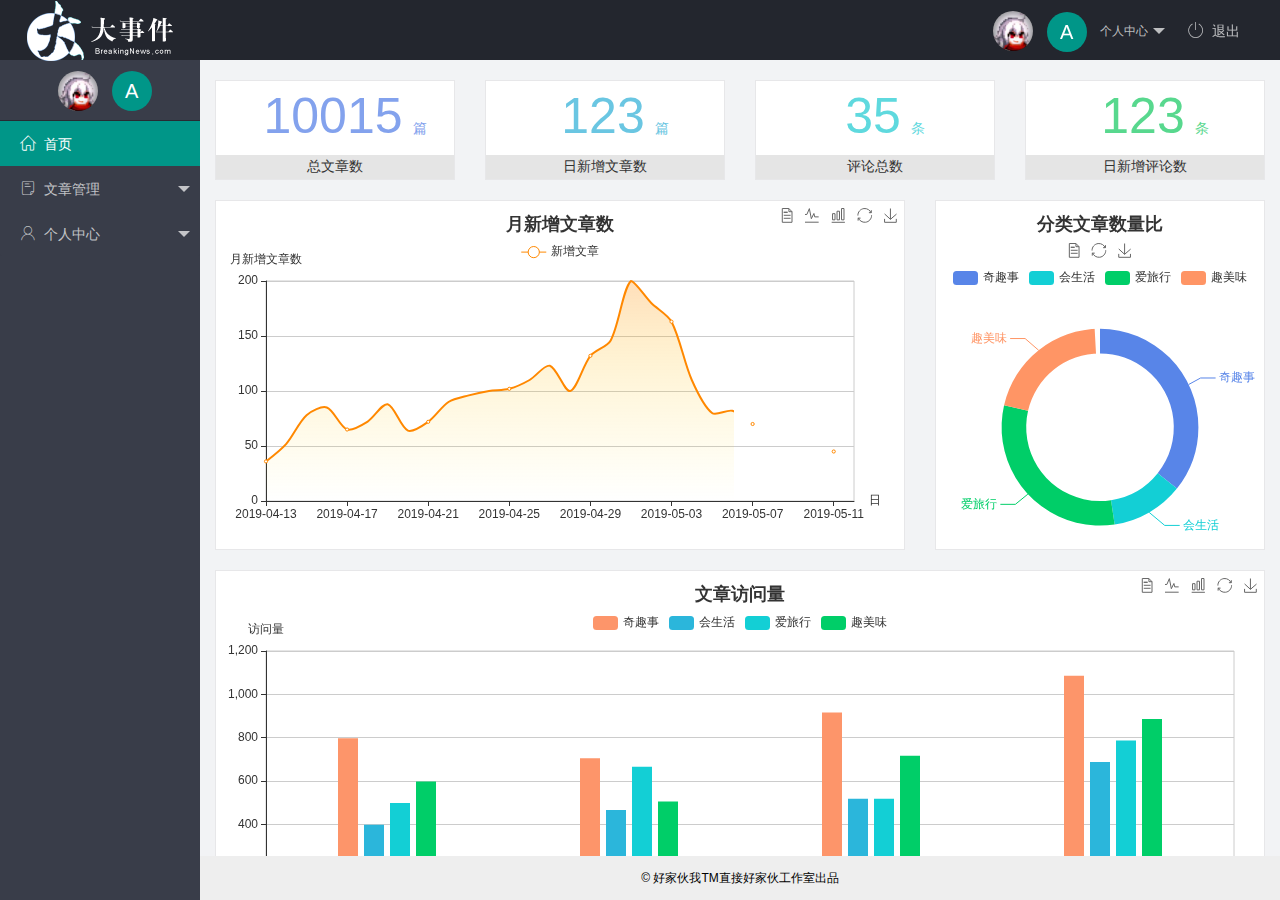
<file: index.html>
<!DOCTYPE html>
<html lang="en">

<head>
    <meta charset="UTF-8" />
    <meta name="viewport" content="width=device-width, initial-scale=1.0" />
    <title>后台主页</title>
    <!-- 导入 layui 的样式表 -->
    <link rel="stylesheet" href="/assets/lib/layui/css/layui.css" />
    <!-- 导入第三方图标库 -->
    <link rel="stylesheet" href="/assets/fonts/iconfont.css" />
    <!-- 导入自己的样式表 -->
    <link rel="stylesheet" href="/assets/css/index.css" />
</head>

<body>
    <div class="layui-layout layui-layout-admin">
        <div class="layui-header">
            <div class="layui-logo layui-hide-xs">
                <img src="/assets/images/logo.png" alt="">
            </div>
            <!-- 头部区域（可配合layui 已有的水平导航） -->
            <ul class="layui-nav layui-layout-left">
                <!-- 移动端显示 -->
                <li class="layui-nav-item layui-show-xs-inline-block layui-hide-sm" lay-header-event="menuLeft">
                    <i class="layui-icon layui-icon-spread-left"></i>
                </li>
            </ul>
            <ul class="layui-nav layui-layout-right">
                <li class="layui-nav-item layui-hide layui-show-md-inline-block">
                    <a href="javascript:;" class="userinfo">
                        <img src="/assets/images/tb.1.31894122.jfif" class="layui-nav-img">
                        <span class="text-avatar">A</span>
                        个人中心
                    </a>
                    <dl class="layui-nav-child">
                        <dd><a href="/user/user_info.html" target="fm">基本资料</a></dd>
                        <dd><a href="">更换头像</a></dd>
                        <dd><a href="">重置密码</a></dd>
                    </dl>
                </li>
                <li class="layui-nav-item" lay-header-event="menuRight" lay-unselect>
                    <a href="javascript:;" id="btnLogout">
                        <span class="iconfont icon-tuichu"></span>退出
                    </a>
                </li>
            </ul>
        </div>

        <div class="layui-side layui-bg-black">
            <div class="layui-side-scroll">
                <div class="userinfo">
                    <img src="/assets/images/tb.1.31894122.jfif" class="layui-nav-img">
                    <span class="text-avatar">A</span>
                    <span id="welcome"></span>
                </div>
                <!-- 左侧导航区域（可配合layui已有的垂直导航） -->
                <ul class="layui-nav layui-nav-tree" lay-filter="test" lay-shrink="all">
                    <li class="layui-nav-item layui-this">
                        <a href="/home/dashboard.html" target="fm">
                            <span class="iconfont icon-home"></span>首页
                        </a>
                    </li>
                    <li class="layui-nav-item">
                        <a class="" href="javascript:;"><span class="iconfont icon-16"></span>文章管理</a>
                        <dl class="layui-nav-child">
                            <dd><a href="javascript:;">
                                    <i class="layui-icon layui-icon-app"></i> 文章类别</a></dd>
                            <dd><a href="javascript:;">
                                    <i class="layui-icon layui-icon-app"></i> 文章列表</a></dd>
                            <dd><a href="javascript:;">
                                    <i class="layui-icon layui-icon-app"></i> 发表文章</a></dd>
                        </dl>
                    </li>
                    <li class="layui-nav-item">
                        <a href="javascript:;"><span class="iconfont icon-user"></span>个人中心</a>
                        <dl class="layui-nav-child">
                            <dd><a href="/user/user_info.html" target="fm">
                                    <i class="layui-icon layui-icon-app"></i> 基本资料</a></dd>
                            <dd><a href="javascript:;">
                                    <i class="layui-icon layui-icon-app"></i> 更换头像</a></dd>
                            <dd><a href="javascript:;">
                                    <i class="layui-icon layui-icon-app"></i> 重置密码</a></dd>
                        </dl>
                    </li>
                </ul>
            </div>
        </div>

        <div class="layui-body">
            <!-- 内容主体区域 -->
            <iframe name="fm" src="/home/dashboard.html" frameborder="0"></iframe>
        </div>

        <div class="layui-footer">
            <!-- 底部固定区域 -->
            © 好家伙我TM直接好家伙工作室出品
        </div>
    </div>
    <!-- 导入 layui 的JS文件 -->
    <script src="/assets/lib/layui/layui.all.js"></script>
    <!-- 导入 jQuery -->
    <script src="/assets/lib/jquery.js"></script>
    <!-- 导入自己封装的 baseAPI -->
    <script src="/assets/js/baseAPI.js"></script>
    <!-- 导入自己的 js 文件 -->
    <script src="/assets/js/index.js"></script>
</body>

</html>
</file>
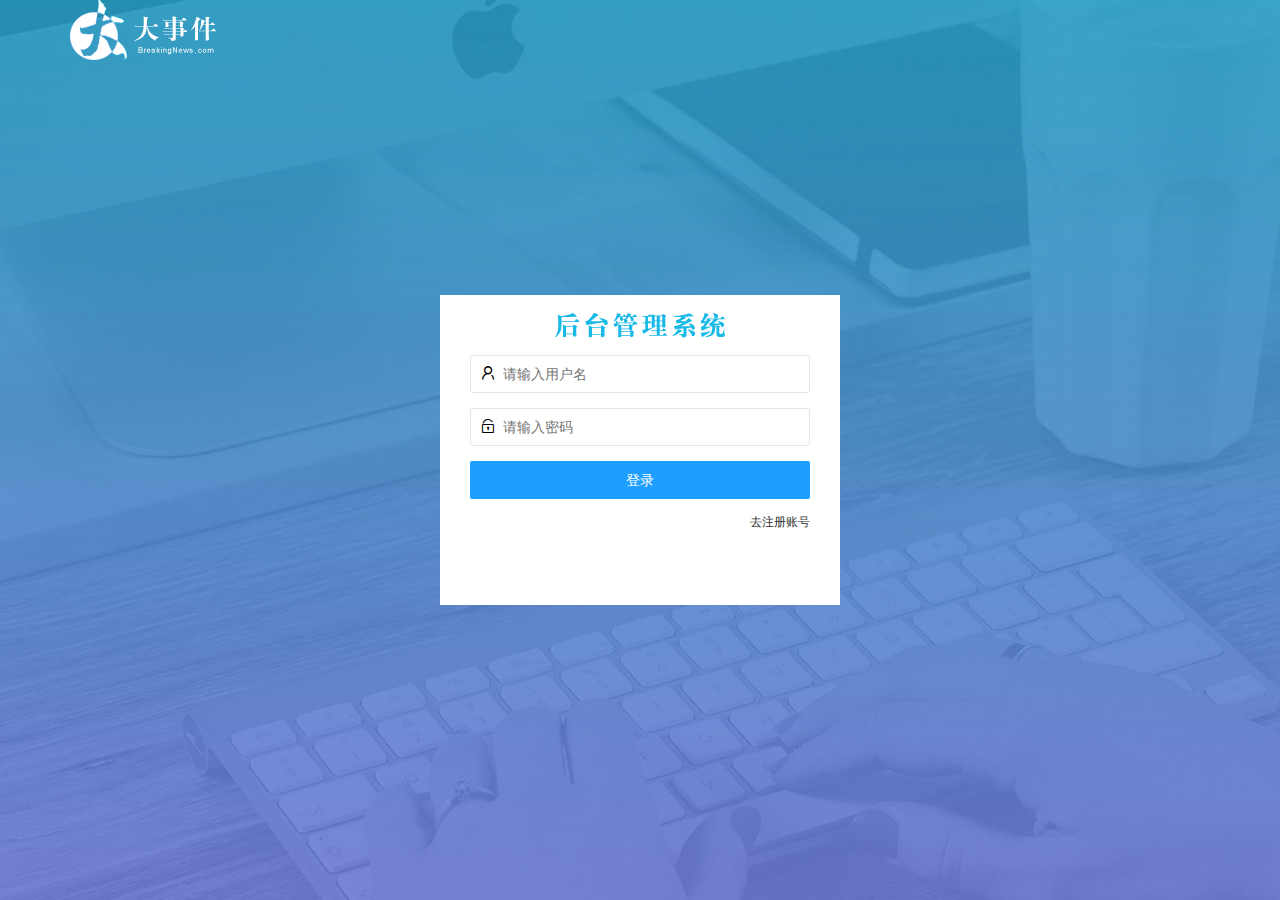
<file: login copy.html>
<!DOCTYPE html>
<html lang="en">

<head>
    <meta charset="UTF-8">
    <meta http-equiv="X-UA-Compatible" content="IE=edge">
    <meta name="viewport" content="width=device-width, initial-scale=1.0">
    <title>Document</title>
    <!-- 导入layui的样式表 -->
    <link rel="stylesheet" href="./assets/lib/layui/css/layui.css">
    <!-- 导入login的样式表 -->
    <link rel="stylesheet" href="./assets/css/login.css">
</head>

<body>
    <!-- 头部logo区域 -->
    <div class="layui-main">
        <img src="./assets/images/logo.png" alt="">
    </div>
    <!-- 登录注册区域 -->
    <div class="loginAndRegBox">
        <div class="title-box"></div>
        <!-- 登录div -->
        <div class="login-box">
            <!-- 登录表单 -->
            <form class="layui-form" action="">
                <!-- 用户名 -->
                <div class="layui-form-item">
                    <i class="layui-icon layui-icon-username"></i>
                    <input type="text" name="username" required lay-verify="required" placeholder="请输入用户名"
                        autocomplete="off" class="layui-input">
                </div>
                <!-- 密码 -->
                <div class="layui-form-item">
                    <i class="layui-icon layui-icon-password"></i>
                    <input type="password" name="password" required lay-verify="required" placeholder="请输入密码"
                        autocomplete="off" class="layui-input">
                </div>
                <!-- 按钮 -->
                <div class="layui-form-item">
                    <button class="layui-btn layui-btn-normal layui-btn-fluid" lay-submit>登录</button>
                </div>
                <!-- 注册链接 -->
                <div class="layui-form-item links">
                    <a href="javascript:;" id="link_reg">去注册账号</a>
                </div>
            </form>
        </div>
        <!-- 注册div -->
        <div class="reg-box">
            <!-- 登录表单 -->
            <form class="layui-form" action="">
                <!-- 用户名 -->
                <div class="layui-form-item">
                    <i class="layui-icon layui-icon-username"></i>
                    <input type="text" name="username" required lay-verify="required" placeholder="请输入用户名"
                        autocomplete="off" class="layui-input">
                </div>
                <!-- 密码 -->
                <div class="layui-form-item">
                    <i class="layui-icon layui-icon-password"></i>
                    <input type="password" name="password" required lay-verify="required|pwd" placeholder="请输入密码"
                        autocomplete="off" class="layui-input">
                </div>
                <!-- 密码确认框 -->
                <div class="layui-form-item">
                    <i class="layui-icon layui-icon-password"></i>
                    <input type="password" name="repassword" required lay-verify="required|pwd|repwd"
                        placeholder="再次确认密码" autocomplete="off" class="layui-input">
                </div>
                <!-- 按钮 -->
                <div class="layui-form-item">
                    <button class="layui-btn layui-btn-normal layui-btn-fluid" lay-submit>注册</button>
                </div>
                <!-- 注册链接 -->
                <div class="layui-form-item links">
                    <a href="javascript:;" id="link_login">去注册账号</a>
                </div>
            </form>

        </div>
    </div>
    <!-- 导入jQuery.js -->
    <script src="./assets/lib/jquery.js"></script>
    <!-- 导入 layui 的JS文件 -->
    <script src="/assets/lib/layui/layui.all.js"></script>
    <!-- 导入自己的js文件 -->
    <script src="./assets/js/myLogin.js"></script>
</body>

</html>
</file>
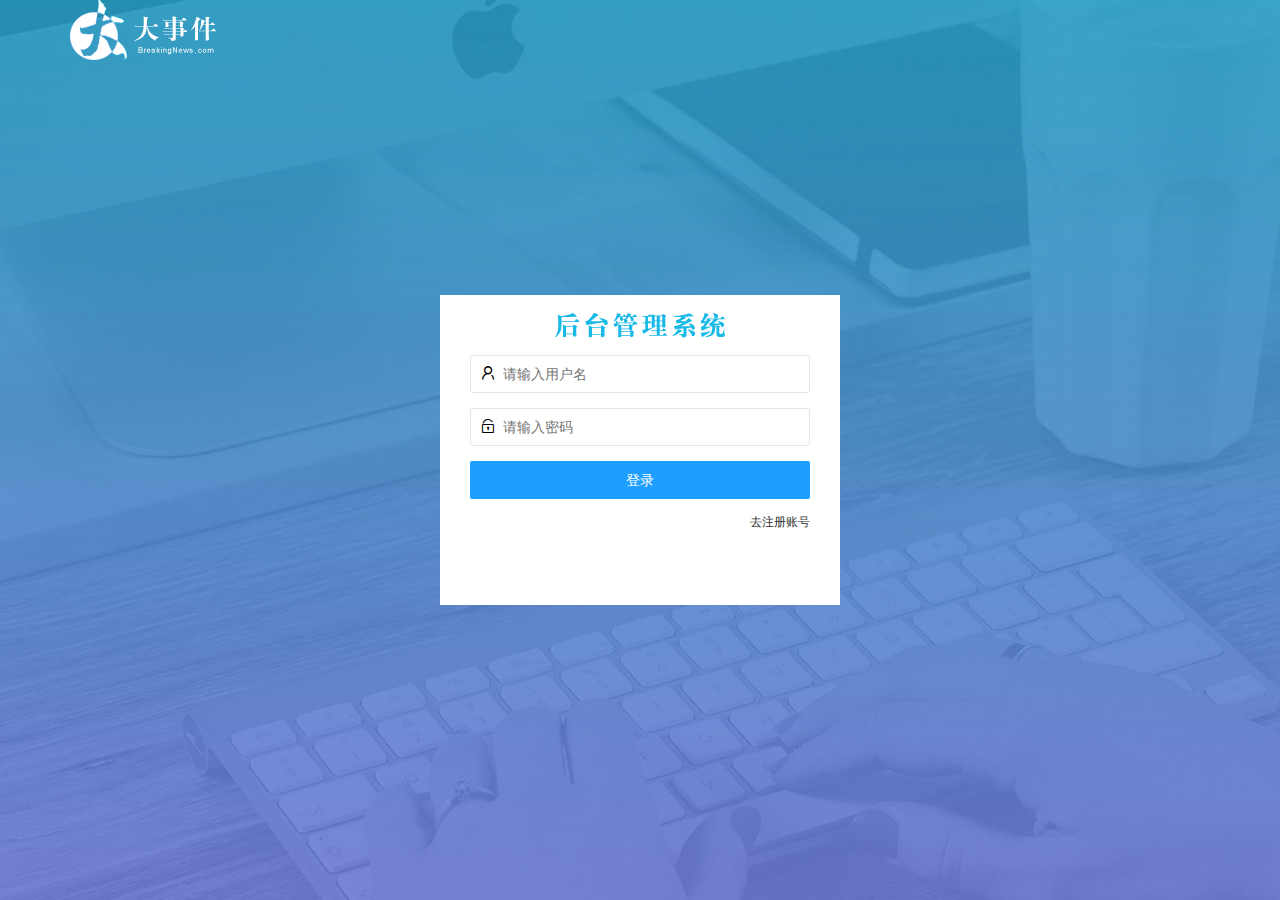
<file: login.html>
<!DOCTYPE html>
<html lang="en">

<head>
    <meta charset="UTF-8">
    <meta http-equiv="X-UA-Compatible" content="IE=edge">
    <meta name="viewport" content="width=device-width, initial-scale=1.0">
    <title>Document</title>
    <!-- layui -->
    <link rel="stylesheet" href="./assets/lib/layui/css/layui.css">
    <!-- login -->
    <link rel="stylesheet" href="./assets/css/login.css">
</head>

<body>
    <!-- 头部Logo区域 -->
    <div class="layui-main">
        <img src="./assets/images/logo.png" alt="">
    </div>
    <!-- 登录注册区域 -->
    <div class="loginAndRegBox">
        <div class="title-box"></div>
        <!-- 登录的div -->
        <div class="login-box">
            <!-- 登录的表单 -->
            <form class="layui-form" id="form_login">
                <!-- 用户名 -->
                <div class="layui-form-item">
                    <i class="layui-icon layui-icon-username"></i>
                    <input type="text" name="username" required lay-verify="required" placeholder="请输入用户名"
                        autocomplete="off" class="layui-input" />
                </div>
                <!-- 密码 -->
                <div class="layui-form-item">
                    <i class="layui-icon layui-icon-password"></i>
                    <input type="password" name="password" required lay-verify="required|pwd" placeholder="请输入密码"
                        autocomplete="off" class="layui-input" />
                </div>
                <!-- 登录按钮 -->
                <div class="layui-form-item">
                    <!-- 注意：表单提交按钮和普通按钮的区别，就是 lay-submit 属性 -->
                    <button class="layui-btn layui-btn-fluid layui-btn-normal" lay-submit>登录</button>
                </div>
                <div class="layui-form-item links">
                    <a href="javascript:;" id="link_reg">去注册账号</a>
                </div>
            </form>
        </div>
        <!-- 注册的div -->
        <div class="reg-box">
            <!-- 注册的表单 -->
            <form class="layui-form" id="form_reg">
                <!-- 用户名 -->
                <div class="layui-form-item">
                    <i class="layui-icon layui-icon-username"></i>
                    <input type="text" name="username" required lay-verify="required" placeholder="请输入用户名"
                        autocomplete="off" class="layui-input" />
                </div>
                <!-- 密码 -->
                <div class="layui-form-item">
                    <i class="layui-icon layui-icon-password"></i>
                    <input type="password" name="password" required lay-verify="required|pwd" placeholder="请输入密码"
                        autocomplete="off" class="layui-input" />
                </div>
                <!-- 密码确认框 -->
                <div class="layui-form-item">
                    <i class="layui-icon layui-icon-password"></i>
                    <input type="password" name="repassword" required lay-verify="required|pwd|repwd"
                        placeholder="再次确认密码" autocomplete="off" class="layui-input" />
                </div>
                <!-- 注册按钮 -->
                <div class="layui-form-item">
                    <!-- 注意：表单提交按钮和普通按钮的区别，就是 lay-submit 属性 -->
                    <button class="layui-btn layui-btn-fluid layui-btn-normal" lay-submit>注册</button>
                </div>
                <div class="layui-form-item links">
                    <a href="javascript:;" id="link_login">去登录</a>
                </div>
            </form>
        </div>
    </div>
    <!-- 导入jQuery.js -->
    <script src="./assets/lib/jquery.js"></script>
    <!-- 导入 layui 的JS文件 -->
    <script src="/assets/lib/layui/layui.all.js"></script>
    <!-- 导入自己的js文件 -->
    <script src="./assets/js/myLogin.js"></script>
</body>

</html>
</file>
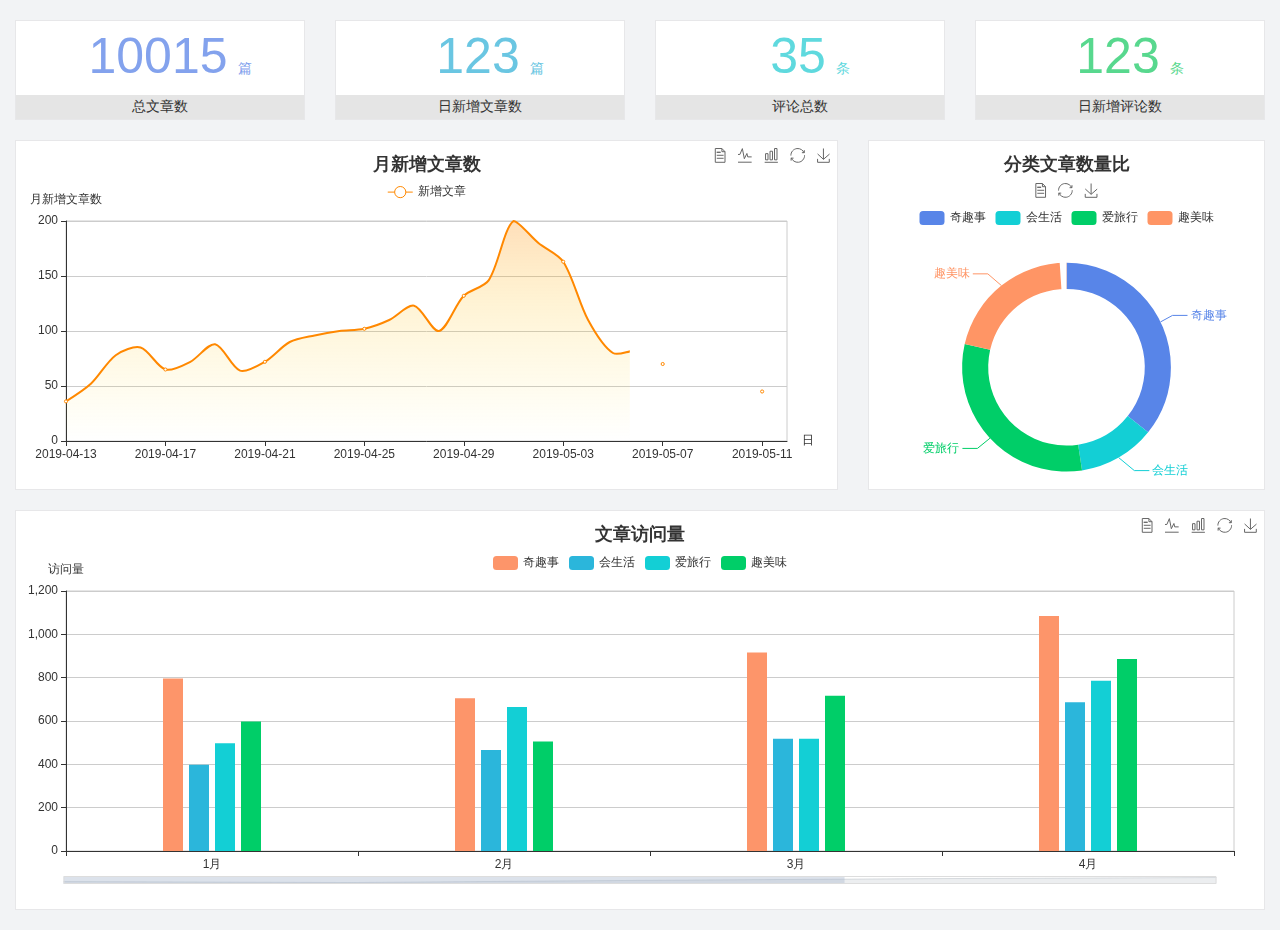
<file: home/dashboard.html>
<!DOCTYPE html>
<html lang="en">

<head>
  <meta charset="UTF-8">
  <meta name="viewport" content="width=device-width, initial-scale=1.0">
  <meta http-equiv="X-UA-Compatible" content="ie=edge">
  <title>图表统计</title>
  <link rel="stylesheet" href="../../assets/lib/bootstrap.css" />
  <link rel="stylesheet" href="../../assets/lib/main.css" />
  <script src="../../assets/lib/jquery.js"></script>
  <script type="text/javascript" src="../../assets/lib/echarts.min.js"></script>
</head>

<body>
  <div class="container-fluid">
    <div class="row spannel_list">
      <div class="col-sm-3 col-xs-6">
        <div class="spannel">
          <em>10015</em><span>篇</span>
          <b>总文章数</b>
        </div>
      </div>
      <div class="col-sm-3 col-xs-6">
        <div class="spannel scolor01">
          <em>123</em><span>篇</span>
          <b>日新增文章数</b>
        </div>
      </div>
      <div class="col-sm-3 col-xs-6">
        <div class="spannel scolor02">
          <em>35</em><span>条</span>
          <b>评论总数</b>
        </div>
      </div>
      <div class="col-sm-3 col-xs-6">
        <div class="spannel scolor03">
          <em>123</em><span>条</span>
          <b>日新增评论数</b>
        </div>
      </div>
    </div>
  </div>

  <div class="container-fluid">
    <div class="row curve-pie">
      <div class="col-lg-8 col-md-8">
        <div class="gragh_pannel" id="curve_show"></div>
      </div>
      <div class="col-lg-4 col-md-4">
        <div class="gragh_pannel" id="pie_show"></div>
      </div>
    </div>
  </div>

  <div class="container-fluid">
    <div class="column_pannel" id="column_show"></div>
  </div>

  <script>
    var oChart = echarts.init(document.getElementById('curve_show'));
    var aList_all = [
      { 'count': 36, 'date': '2019-04-13' },
      { 'count': 52, 'date': '2019-04-14' },
      { 'count': 78, 'date': '2019-04-15' },
      { 'count': 85, 'date': '2019-04-16' },
      { 'count': 65, 'date': '2019-04-17' },
      { 'count': 72, 'date': '2019-04-18' },
      { 'count': 88, 'date': '2019-04-19' },
      { 'count': 64, 'date': '2019-04-20' },
      { 'count': 72, 'date': '2019-04-21' },
      { 'count': 90, 'date': '2019-04-22' },
      { 'count': 96, 'date': '2019-04-23' },
      { 'count': 100, 'date': '2019-04-24' },
      { 'count': 102, 'date': '2019-04-25' },
      { 'count': 110, 'date': '2019-04-26' },
      { 'count': 123, 'date': '2019-04-27' },
      { 'count': 100, 'date': '2019-04-28' },
      { 'count': 132, 'date': '2019-04-29' },
      { 'count': 146, 'date': '2019-04-30' },
      { 'count': 200, 'date': '2019-05-01' },
      { 'count': 180, 'date': '2019-05-02' },
      { 'count': 163, 'date': '2019-05-03' },
      { 'count': 110, 'date': '2019-05-04' },
      { 'count': 80, 'date': '2019-05-05' },
      { 'count': 82, 'date': '2019-05-06' },
      { 'count': 70, 'date': '2019-05-07' },
      { 'count': 65, 'date': '2019-05-08' },
      { 'count': 54, 'date': '2019-05-09' },
      { 'count': 40, 'date': '2019-05-10' },
      { 'count': 45, 'date': '2019-05-11' },
      { 'count': 38, 'date': '2019-05-12' },
    ];

    let aCount = [];
    let aDate = [];

    for (var i = 0; i < aList_all.length; i++) {
      aCount.push(aList_all[i].count);
      aDate.push(aList_all[i].date);
    }

    var chartopt = {
      title: {
        text: '月新增文章数',
        left: 'center',
        top: '10'
      },
      tooltip: {
        trigger: 'axis'
      },
      legend: {
        data: ['新增文章'],
        top: '40'
      },
      toolbox: {
        show: true,
        feature: {
          mark: { show: true },
          dataView: { show: true, readOnly: false },
          magicType: { show: true, type: ['line', 'bar'] },
          restore: { show: true },
          saveAsImage: { show: true }
        }
      },
      calculable: true,
      xAxis: [
        {
          name: '日',
          type: 'category',
          boundaryGap: false,
          data: aDate
        }
      ],
      yAxis: [
        {
          name: '月新增文章数',
          type: 'value'
        }
      ],
      series: [
        {
          name: '新增文章',
          type: 'line',
          smooth: true,
          itemStyle: { normal: { areaStyle: { type: 'default' }, color: '#f80' }, lineStyle: { color: '#f80' } },
          data: aCount
        }],
      areaStyle: {
        normal: {
          color: new echarts.graphic.LinearGradient(0, 0, 0, 1, [{
            offset: 0,
            color: 'rgba(255,136,0,0.39)'
          }, {
            offset: .34,
            color: 'rgba(255,180,0,0.25)'
          }, {
            offset: 1,
            color: 'rgba(255,222,0,0.00)'
          }])

        }
      },
      grid: {
        show: true,
        x: 50,
        x2: 50,
        y: 80,
        height: 220
      }
    };

    oChart.setOption(chartopt);


    var oPie = echarts.init(document.getElementById('pie_show'));
    var oPieopt =
    {
      title: {
        top: 10,
        text: '分类文章数量比',
        x: 'center'
      },
      tooltip: {
        trigger: 'item',
        formatter: "{a} <br/>{b} : {c} ({d}%)"
      },
      color: ['#5885e8', '#13cfd5', '#00ce68', '#ff9565'],
      legend: {
        x: 'center',
        top: 65,
        data: ['奇趣事', '会生活', '爱旅行', '趣美味']
      },
      toolbox: {
        show: true,
        x: 'center',
        top: 35,
        feature: {
          mark: { show: true },
          dataView: { show: true, readOnly: false },
          magicType: {
            show: true,
            type: ['pie', 'funnel'],
            option: {
              funnel: {
                x: '25%',
                width: '50%',
                funnelAlign: 'left',
                max: 1548
              }
            }
          },
          restore: { show: true },
          saveAsImage: { show: true }
        }
      },
      calculable: true,
      series: [
        {
          name: '访问来源',
          type: 'pie',
          radius: ['45%', '60%'],
          center: ['50%', '65%'],
          data: [
            { value: 300, name: '奇趣事' },
            { value: 100, name: '会生活' },
            { value: 260, name: '爱旅行' },
            { value: 180, name: '趣美味' }
          ]
        }
      ]
    };
    oPie.setOption(oPieopt);



    var oColumn = this.echarts.init(document.getElementById('column_show'));
    var oColumnopt =
    {
      title: {
        text: '文章访问量',
        left: 'center',
        top: '10'
      },
      tooltip: {
        trigger: 'axis'
      },
      legend: {
        data: ['奇趣事', '会生活', '爱旅行', '趣美味'],
        top: '40'
      },
      toolbox: {
        show: true,
        feature: {
          mark: { show: true },
          dataView: { show: true, readOnly: false },
          magicType: { show: true, type: ['line', 'bar'] },
          restore: { show: true },
          saveAsImage: { show: true }
        }
      },
      calculable: true,
      xAxis: [
        {
          type: 'category',
          data: ['1月', '2月', '3月', '4月', '5月']
        }
      ],
      yAxis: [
        {
          name: '访问量',
          type: 'value'
        }
      ],
      series: [
        {
          name: '奇趣事',
          type: 'bar',
          barWidth: 20,
          itemStyle: {
            normal: { areaStyle: { type: 'default' }, color: '#fd956a' }
          },
          data: [800, 708, 920, 1090, 1200]
        },
        {
          name: '会生活',
          type: 'bar',
          barWidth: 20,
          itemStyle: {
            normal: { areaStyle: { type: 'default' }, color: '#2bb6db' }
          },
          data: [400, 468, 520, 690, 800]
        },
        {
          name: '爱旅行',
          type: 'bar',
          barWidth: 20,
          itemStyle: {
            normal: { areaStyle: { type: 'default' }, color: '#13cfd5' }
          },
          data: [500, 668, 520, 790, 900]
        },
        {
          name: '趣美味',
          type: 'bar',
          barWidth: 20,
          itemStyle: {
            normal: { areaStyle: { type: 'default' }, color: '#00ce68' }
          },
          data: [600, 508, 720, 890, 1000]
        }
      ],
      grid: {
        show: true,
        x: 50,
        x2: 30,
        y: 80,
        height: 260
      },
      dataZoom: [//给x轴设置滚动条
        {
          start: 0,//默认为0
          end: 100 - 1000 / 31,//默认为100
          type: 'slider',
          show: true,
          xAxisIndex: [0],
          handleSize: 0,//滑动条的 左右2个滑动条的大小
          height: 8,//组件高度
          left: 45, //左边的距离
          right: 50,//右边的距离
          bottom: 26,//右边的距离
          handleColor: '#ddd',//h滑动图标的颜色
          handleStyle: {
            borderColor: "#cacaca",
            borderWidth: "1",
            shadowBlur: 2,
            background: "#ddd",
            shadowColor: "#ddd",
          }
        }]
    };
    oColumn.setOption(oColumnopt);
  </script>
</body>

</html>
</file>
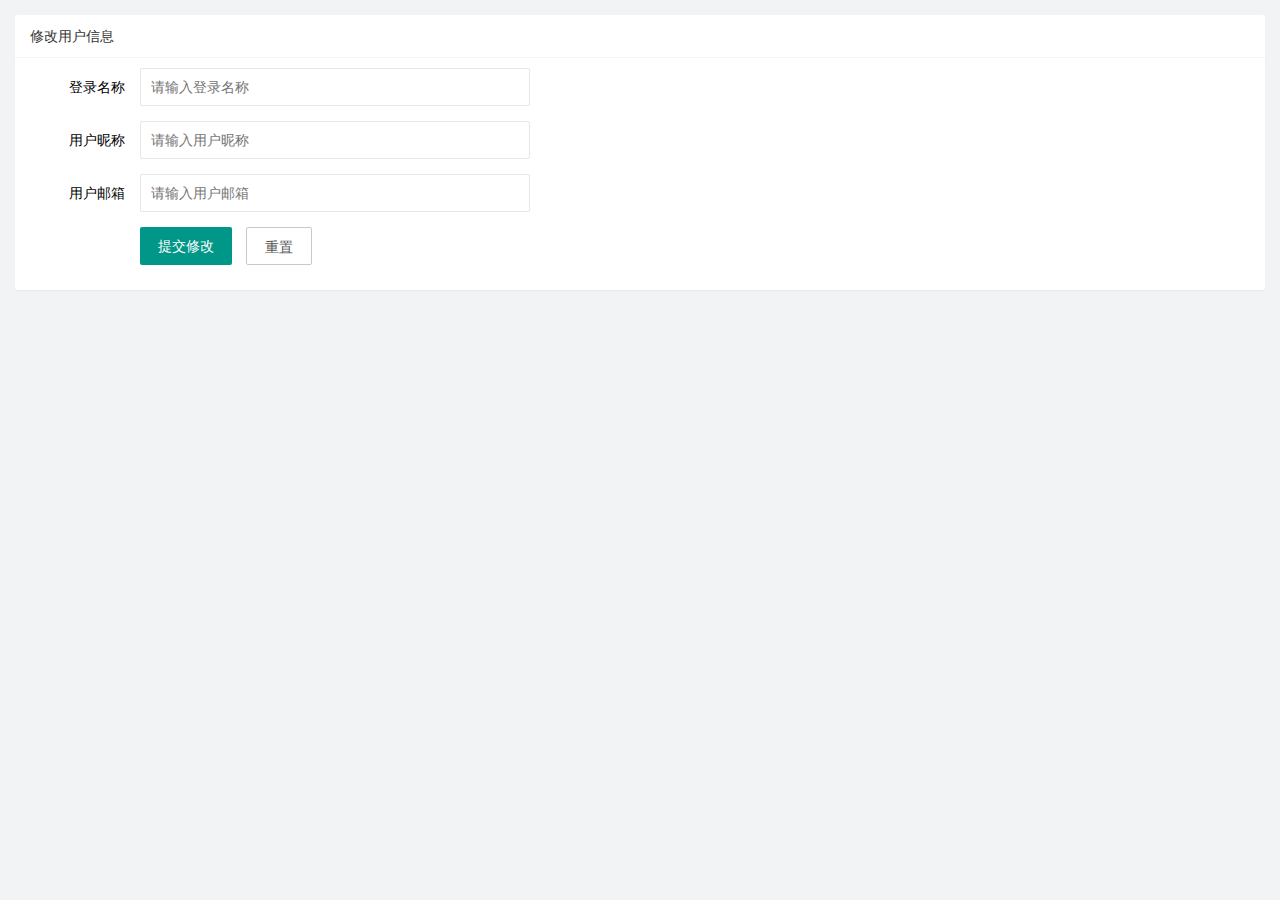
<file: user/user_info.html>
<!DOCTYPE html>
<html lang="en">

<head>
    <meta charset="UTF-8">
    <meta http-equiv="X-UA-Compatible" content="IE=edge">
    <meta name="viewport" content="width=device-width, initial-scale=1.0">
    <title>Document</title>
    <!-- 引入layui的CSS -->
    <link rel="stylesheet" href="/assets/lib/layui/css/layui.css">
    <!-- 引入自己的CSS -->
    <link rel="stylesheet" href="/assets/css/user/user_info.css">
</head>

<body>
    <div class="layui-card">
        <div class="layui-card-header">修改用户信息</div>
        <div class="layui-card-body">
            <!-- form 表单区域 -->
            <form class="layui-form" lay-filter="formUserInfo">
                <!-- 这是隐藏域 -->
                <input type="hidden" name="id" value="" />
                <div class="layui-form-item">
                    <label class="layui-form-label">登录名称</label>
                    <div class="layui-input-block">
                        <input type="text" name="username" required lay-verify="required" placeholder="请输入登录名称"
                            autocomplete="off" class="layui-input" readonly />
                    </div>
                </div>
                <div class="layui-form-item">
                    <label class="layui-form-label">用户昵称</label>
                    <div class="layui-input-block">
                        <input type="text" name="nickname" required lay-verify="required|nickname" placeholder="请输入用户昵称"
                            autocomplete="off" class="layui-input" />
                    </div>
                </div>
                <div class="layui-form-item">
                    <label class="layui-form-label">用户邮箱</label>
                    <div class="layui-input-block">
                        <input type="text" name="email" required lay-verify="required|email" placeholder="请输入用户邮箱"
                            autocomplete="off" class="layui-input" />
                    </div>
                </div>
                <div class="layui-form-item">
                    <div class="layui-input-block">
                        <button class="layui-btn" lay-submit lay-filter="formDemo">提交修改</button>
                        <button type="reset" class="layui-btn layui-btn-primary" id="btnReset">重置</button>
                    </div>
                </div>
            </form>
        </div>
    </div>
    <!-- 导入 layui 的 js -->
    <script src="/assets/lib/layui/layui.all.js"></script>
    <!-- 导入 jquery -->
    <script src="/assets/lib/jquery.js"></script>
    <!-- 导入 baseAPI -->
    <script src="/assets/js/baseAPI.js"></script>
    <!-- 导入自己的 js -->
    <script src="/assets/js/user_info.js"></script>
</body>

</html>
</file>
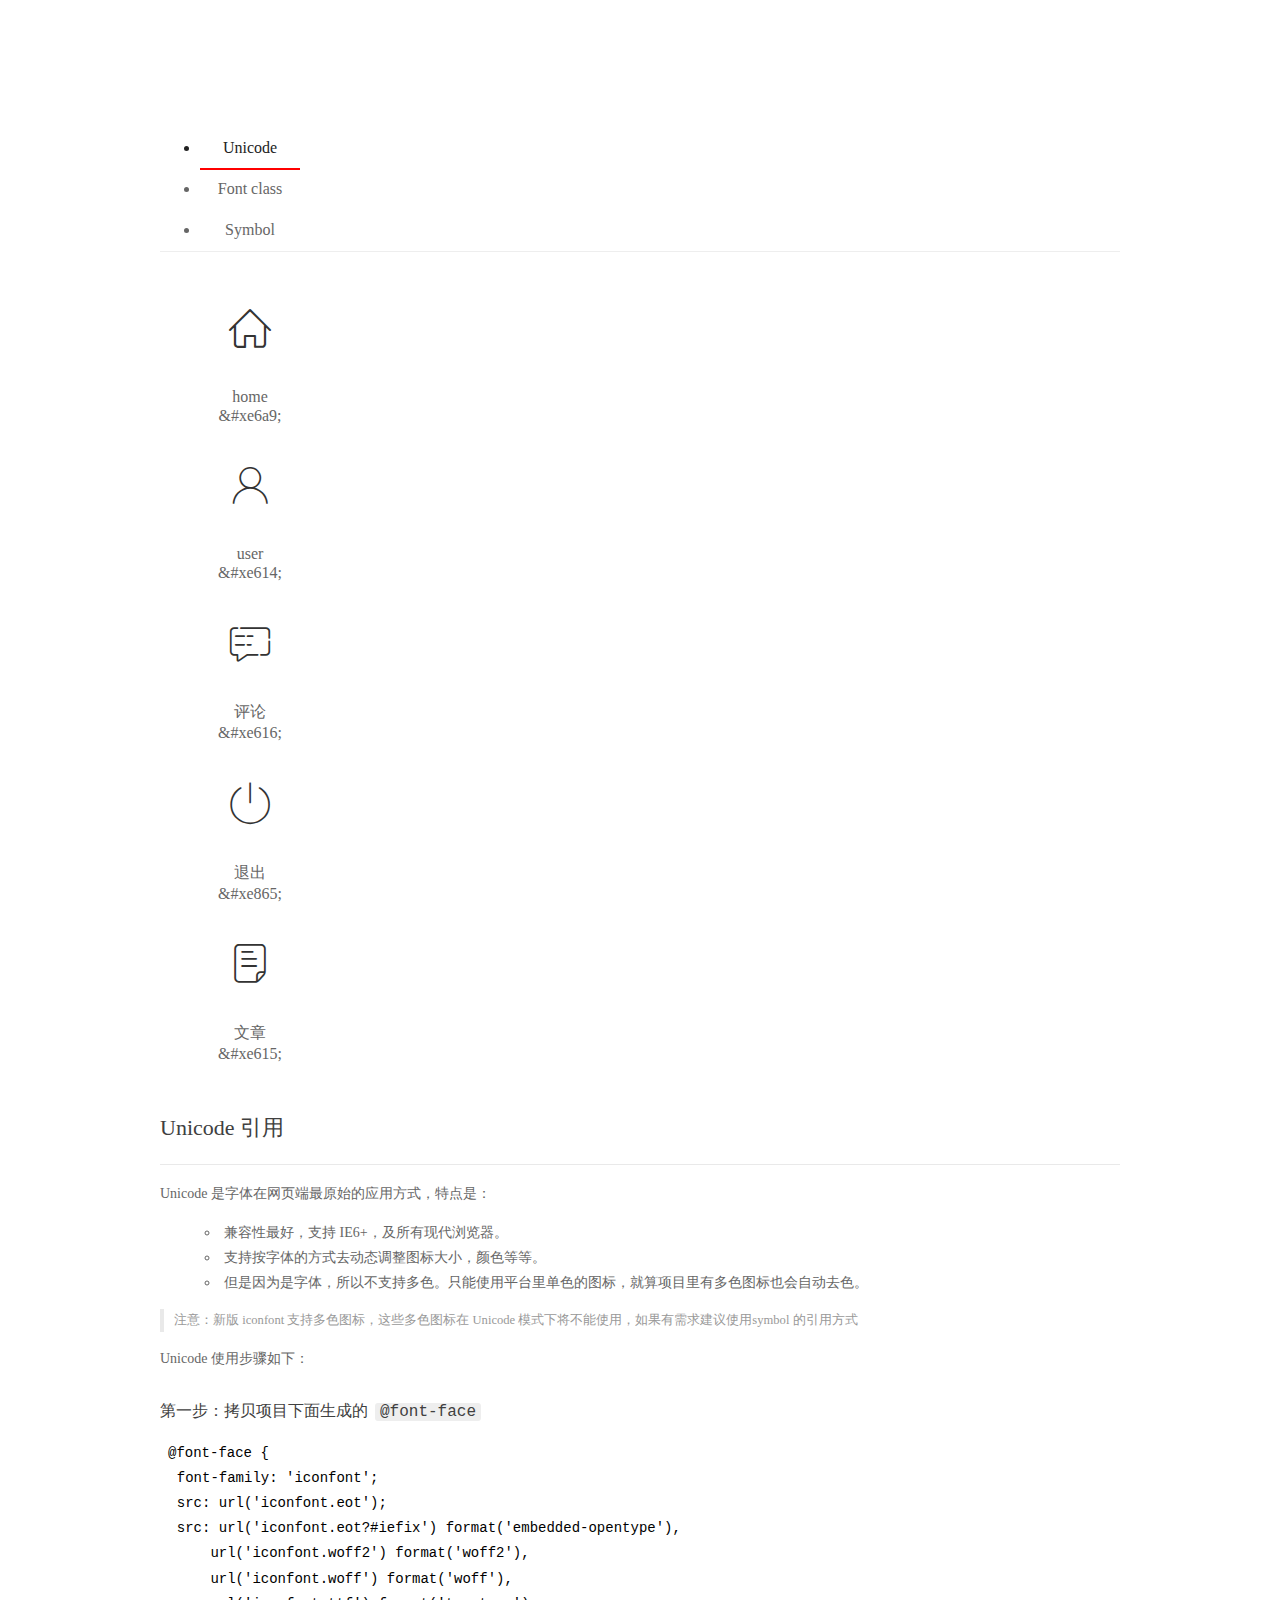
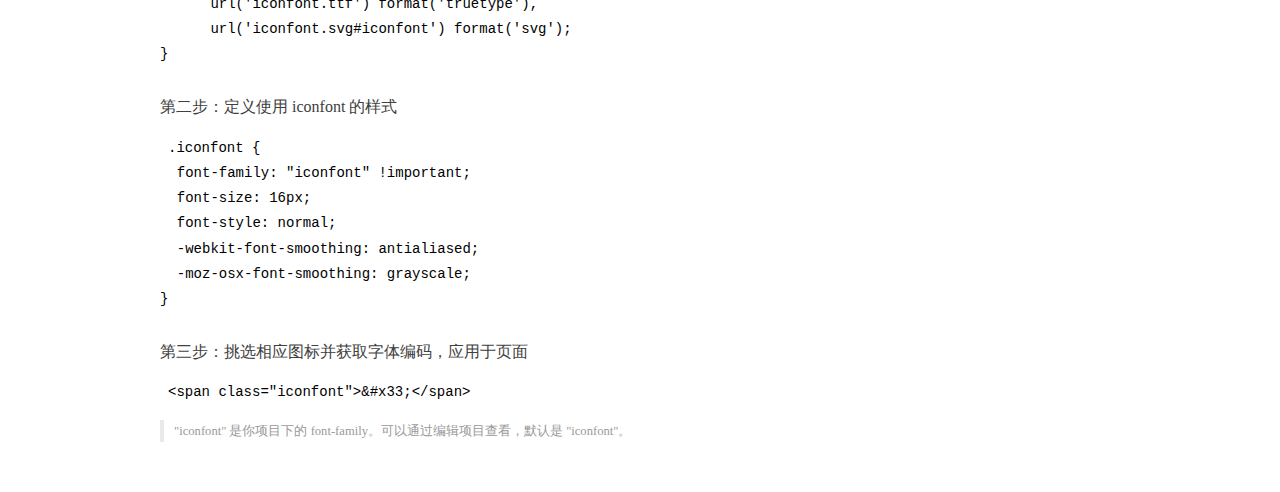
<file: assets/fonts/demo_index.html>
<!DOCTYPE html>
<html>
<head>
  <meta charset="utf-8"/>
  <title>IconFont Demo</title>
  <link rel="shortcut icon" href="https://gtms04.alicdn.com/tps/i4/TB1_oz6GVXXXXaFXpXXJDFnIXXX-64-64.ico" type="image/x-icon"/>
  <link rel="stylesheet" href="https://g.alicdn.com/thx/cube/1.3.2/cube.min.css">
  <link rel="stylesheet" href="demo.css">
  <link rel="stylesheet" href="iconfont.css">
  <script src="iconfont.js"></script>
  <!-- jQuery -->
  <script src="https://a1.alicdn.com/oss/uploads/2018/12/26/7bfddb60-08e8-11e9-9b04-53e73bb6408b.js"></script>
  <!-- 代码高亮 -->
  <script src="https://a1.alicdn.com/oss/uploads/2018/12/26/a3f714d0-08e6-11e9-8a15-ebf944d7534c.js"></script>
</head>
<body>
  <div class="main">
    <h1 class="logo"><a href="https://www.iconfont.cn/" title="iconfont 首页" target="_blank">&#xe86b;</a></h1>
    <div class="nav-tabs">
      <ul id="tabs" class="dib-box">
        <li class="dib active"><span>Unicode</span></li>
        <li class="dib"><span>Font class</span></li>
        <li class="dib"><span>Symbol</span></li>
      </ul>
      
    </div>
    <div class="tab-container">
      <div class="content unicode" style="display: block;">
          <ul class="icon_lists dib-box">
          
            <li class="dib">
              <span class="icon iconfont">&#xe6a9;</span>
                <div class="name">home</div>
                <div class="code-name">&amp;#xe6a9;</div>
              </li>
          
            <li class="dib">
              <span class="icon iconfont">&#xe614;</span>
                <div class="name">user</div>
                <div class="code-name">&amp;#xe614;</div>
              </li>
          
            <li class="dib">
              <span class="icon iconfont">&#xe616;</span>
                <div class="name">评论</div>
                <div class="code-name">&amp;#xe616;</div>
              </li>
          
            <li class="dib">
              <span class="icon iconfont">&#xe865;</span>
                <div class="name">退出</div>
                <div class="code-name">&amp;#xe865;</div>
              </li>
          
            <li class="dib">
              <span class="icon iconfont">&#xe615;</span>
                <div class="name">文章</div>
                <div class="code-name">&amp;#xe615;</div>
              </li>
          
          </ul>
          <div class="article markdown">
          <h2 id="unicode-">Unicode 引用</h2>
          <hr>

          <p>Unicode 是字体在网页端最原始的应用方式，特点是：</p>
          <ul>
            <li>兼容性最好，支持 IE6+，及所有现代浏览器。</li>
            <li>支持按字体的方式去动态调整图标大小，颜色等等。</li>
            <li>但是因为是字体，所以不支持多色。只能使用平台里单色的图标，就算项目里有多色图标也会自动去色。</li>
          </ul>
          <blockquote>
            <p>注意：新版 iconfont 支持多色图标，这些多色图标在 Unicode 模式下将不能使用，如果有需求建议使用symbol 的引用方式</p>
          </blockquote>
          <p>Unicode 使用步骤如下：</p>
          <h3 id="-font-face">第一步：拷贝项目下面生成的 <code>@font-face</code></h3>
<pre><code class="language-css"
>@font-face {
  font-family: 'iconfont';
  src: url('iconfont.eot');
  src: url('iconfont.eot?#iefix') format('embedded-opentype'),
      url('iconfont.woff2') format('woff2'),
      url('iconfont.woff') format('woff'),
      url('iconfont.ttf') format('truetype'),
      url('iconfont.svg#iconfont') format('svg');
}
</code></pre>
          <h3 id="-iconfont-">第二步：定义使用 iconfont 的样式</h3>
<pre><code class="language-css"
>.iconfont {
  font-family: "iconfont" !important;
  font-size: 16px;
  font-style: normal;
  -webkit-font-smoothing: antialiased;
  -moz-osx-font-smoothing: grayscale;
}
</code></pre>
          <h3 id="-">第三步：挑选相应图标并获取字体编码，应用于页面</h3>
<pre>
<code class="language-html"
>&lt;span class="iconfont"&gt;&amp;#x33;&lt;/span&gt;
</code></pre>
          <blockquote>
            <p>"iconfont" 是你项目下的 font-family。可以通过编辑项目查看，默认是 "iconfont"。</p>
          </blockquote>
          </div>
      </div>
      <div class="content font-class">
        <ul class="icon_lists dib-box">
          
          <li class="dib">
            <span class="icon iconfont icon-home"></span>
            <div class="name">
              home
            </div>
            <div class="code-name">.icon-home
            </div>
          </li>
          
          <li class="dib">
            <span class="icon iconfont icon-user"></span>
            <div class="name">
              user
            </div>
            <div class="code-name">.icon-user
            </div>
          </li>
          
          <li class="dib">
            <span class="icon iconfont icon-pinglun"></span>
            <div class="name">
              评论
            </div>
            <div class="code-name">.icon-pinglun
            </div>
          </li>
          
          <li class="dib">
            <span class="icon iconfont icon-tuichu"></span>
            <div class="name">
              退出
            </div>
            <div class="code-name">.icon-tuichu
            </div>
          </li>
          
          <li class="dib">
            <span class="icon iconfont icon-16"></span>
            <div class="name">
              文章
            </div>
            <div class="code-name">.icon-16
            </div>
          </li>
          
        </ul>
        <div class="article markdown">
        <h2 id="font-class-">font-class 引用</h2>
        <hr>

        <p>font-class 是 Unicode 使用方式的一种变种，主要是解决 Unicode 书写不直观，语意不明确的问题。</p>
        <p>与 Unicode 使用方式相比，具有如下特点：</p>
        <ul>
          <li>兼容性良好，支持 IE8+，及所有现代浏览器。</li>
          <li>相比于 Unicode 语意明确，书写更直观。可以很容易分辨这个 icon 是什么。</li>
          <li>因为使用 class 来定义图标，所以当要替换图标时，只需要修改 class 里面的 Unicode 引用。</li>
          <li>不过因为本质上还是使用的字体，所以多色图标还是不支持的。</li>
        </ul>
        <p>使用步骤如下：</p>
        <h3 id="-fontclass-">第一步：引入项目下面生成的 fontclass 代码：</h3>
<pre><code class="language-html">&lt;link rel="stylesheet" href="./iconfont.css"&gt;
</code></pre>
        <h3 id="-">第二步：挑选相应图标并获取类名，应用于页面：</h3>
<pre><code class="language-html">&lt;span class="iconfont icon-xxx"&gt;&lt;/span&gt;
</code></pre>
        <blockquote>
          <p>"
            iconfont" 是你项目下的 font-family。可以通过编辑项目查看，默认是 "iconfont"。</p>
        </blockquote>
      </div>
      </div>
      <div class="content symbol">
          <ul class="icon_lists dib-box">
          
            <li class="dib">
                <svg class="icon svg-icon" aria-hidden="true">
                  <use xlink:href="#icon-home"></use>
                </svg>
                <div class="name">home</div>
                <div class="code-name">#icon-home</div>
            </li>
          
            <li class="dib">
                <svg class="icon svg-icon" aria-hidden="true">
                  <use xlink:href="#icon-user"></use>
                </svg>
                <div class="name">user</div>
                <div class="code-name">#icon-user</div>
            </li>
          
            <li class="dib">
                <svg class="icon svg-icon" aria-hidden="true">
                  <use xlink:href="#icon-pinglun"></use>
                </svg>
                <div class="name">评论</div>
                <div class="code-name">#icon-pinglun</div>
            </li>
          
            <li class="dib">
                <svg class="icon svg-icon" aria-hidden="true">
                  <use xlink:href="#icon-tuichu"></use>
                </svg>
                <div class="name">退出</div>
                <div class="code-name">#icon-tuichu</div>
            </li>
          
            <li class="dib">
                <svg class="icon svg-icon" aria-hidden="true">
                  <use xlink:href="#icon-16"></use>
                </svg>
                <div class="name">文章</div>
                <div class="code-name">#icon-16</div>
            </li>
          
          </ul>
          <div class="article markdown">
          <h2 id="symbol-">Symbol 引用</h2>
          <hr>

          <p>这是一种全新的使用方式，应该说这才是未来的主流，也是平台目前推荐的用法。相关介绍可以参考这篇<a href="">文章</a>
            这种用法其实是做了一个 SVG 的集合，与另外两种相比具有如下特点：</p>
          <ul>
            <li>支持多色图标了，不再受单色限制。</li>
            <li>通过一些技巧，支持像字体那样，通过 <code>font-size</code>, <code>color</code> 来调整样式。</li>
            <li>兼容性较差，支持 IE9+，及现代浏览器。</li>
            <li>浏览器渲染 SVG 的性能一般，还不如 png。</li>
          </ul>
          <p>使用步骤如下：</p>
          <h3 id="-symbol-">第一步：引入项目下面生成的 symbol 代码：</h3>
<pre><code class="language-html">&lt;script src="./iconfont.js"&gt;&lt;/script&gt;
</code></pre>
          <h3 id="-css-">第二步：加入通用 CSS 代码（引入一次就行）：</h3>
<pre><code class="language-html">&lt;style&gt;
.icon {
  width: 1em;
  height: 1em;
  vertical-align: -0.15em;
  fill: currentColor;
  overflow: hidden;
}
&lt;/style&gt;
</code></pre>
          <h3 id="-">第三步：挑选相应图标并获取类名，应用于页面：</h3>
<pre><code class="language-html">&lt;svg class="icon" aria-hidden="true"&gt;
  &lt;use xlink:href="#icon-xxx"&gt;&lt;/use&gt;
&lt;/svg&gt;
</code></pre>
          </div>
      </div>

    </div>
  </div>
  <script>
  $(document).ready(function () {
      $('.tab-container .content:first').show()

      $('#tabs li').click(function (e) {
        var tabContent = $('.tab-container .content')
        var index = $(this).index()

        if ($(this).hasClass('active')) {
          return
        } else {
          $('#tabs li').removeClass('active')
          $(this).addClass('active')

          tabContent.hide().eq(index).fadeIn()
        }
      })
    })
  </script>
</body>
</html>
</file>
<file: assets/lib/layui/css/layui.css>
/** layui-v2.5.5 MIT License By https://www.layui.com */
 .layui-inline,img{display:inline-block;vertical-align:middle}h1,h2,h3,h4,h5,h6{font-weight:400}.layui-edge,.layui-header,.layui-inline,.layui-main{position:relative}.layui-body,.layui-edge,.layui-elip{overflow:hidden}.layui-btn,.layui-edge,.layui-inline,img{vertical-align:middle}.layui-btn,.layui-disabled,.layui-icon,.layui-unselect{-moz-user-select:none;-webkit-user-select:none;-ms-user-select:none}.layui-elip,.layui-form-checkbox span,.layui-form-pane .layui-form-label{text-overflow:ellipsis;white-space:nowrap}.layui-breadcrumb,.layui-tree-btnGroup{visibility:hidden}blockquote,body,button,dd,div,dl,dt,form,h1,h2,h3,h4,h5,h6,input,li,ol,p,pre,td,textarea,th,ul{margin:0;padding:0;-webkit-tap-highlight-color:rgba(0,0,0,0)}a:active,a:hover{outline:0}img{border:none}li{list-style:none}table{border-collapse:collapse;border-spacing:0}h4,h5,h6{font-size:100%}button,input,optgroup,option,select,textarea{font-family:inherit;font-size:inherit;font-style:inherit;font-weight:inherit;outline:0}pre{white-space:pre-wrap;white-space:-moz-pre-wrap;white-space:-pre-wrap;white-space:-o-pre-wrap;word-wrap:break-word}body{line-height:24px;font:14px Helvetica Neue,Helvetica,PingFang SC,Tahoma,Arial,sans-serif}hr{height:1px;margin:10px 0;border:0;clear:both}a{color:#333;text-decoration:none}a:hover{color:#777}a cite{font-style:normal;*cursor:pointer}.layui-border-box,.layui-border-box *{box-sizing:border-box}.layui-box,.layui-box *{box-sizing:content-box}.layui-clear{clear:both;*zoom:1}.layui-clear:after{content:'\20';clear:both;*zoom:1;display:block;height:0}.layui-inline{*display:inline;*zoom:1}.layui-edge{display:inline-block;width:0;height:0;border-width:6px;border-style:dashed;border-color:transparent}.layui-edge-top{top:-4px;border-bottom-color:#999;border-bottom-style:solid}.layui-edge-right{border-left-color:#999;border-left-style:solid}.layui-edge-bottom{top:2px;border-top-color:#999;border-top-style:solid}.layui-edge-left{border-right-color:#999;border-right-style:solid}.layui-disabled,.layui-disabled:hover{color:#d2d2d2!important;cursor:not-allowed!important}.layui-circle{border-radius:100%}.layui-show{display:block!important}.layui-hide{display:none!important}@font-face{font-family:layui-icon;src:url(../font/iconfont.eot?v=250);src:url(../font/iconfont.eot?v=250#iefix) format('embedded-opentype'),url(../font/iconfont.woff2?v=250) format('woff2'),url(../font/iconfont.woff?v=250) format('woff'),url(../font/iconfont.ttf?v=250) format('truetype'),url(../font/iconfont.svg?v=250#layui-icon) format('svg')}.layui-icon{font-family:layui-icon!important;font-size:16px;font-style:normal;-webkit-font-smoothing:antialiased;-moz-osx-font-smoothing:grayscale}.layui-icon-reply-fill:before{content:"\e611"}.layui-icon-set-fill:before{content:"\e614"}.layui-icon-menu-fill:before{content:"\e60f"}.layui-icon-search:before{content:"\e615"}.layui-icon-share:before{content:"\e641"}.layui-icon-set-sm:before{content:"\e620"}.layui-icon-engine:before{content:"\e628"}.layui-icon-close:before{content:"\1006"}.layui-icon-close-fill:before{content:"\1007"}.layui-icon-chart-screen:before{content:"\e629"}.layui-icon-star:before{content:"\e600"}.layui-icon-circle-dot:before{content:"\e617"}.layui-icon-chat:before{content:"\e606"}.layui-icon-release:before{content:"\e609"}.layui-icon-list:before{content:"\e60a"}.layui-icon-chart:before{content:"\e62c"}.layui-icon-ok-circle:before{content:"\1005"}.layui-icon-layim-theme:before{content:"\e61b"}.layui-icon-table:before{content:"\e62d"}.layui-icon-right:before{content:"\e602"}.layui-icon-left:before{content:"\e603"}.layui-icon-cart-simple:before{content:"\e698"}.layui-icon-face-cry:before{content:"\e69c"}.layui-icon-face-smile:before{content:"\e6af"}.layui-icon-survey:before{content:"\e6b2"}.layui-icon-tree:before{content:"\e62e"}.layui-icon-upload-circle:before{content:"\e62f"}.layui-icon-add-circle:before{content:"\e61f"}.layui-icon-download-circle:before{content:"\e601"}.layui-icon-templeate-1:before{content:"\e630"}.layui-icon-util:before{content:"\e631"}.layui-icon-face-surprised:before{content:"\e664"}.layui-icon-edit:before{content:"\e642"}.layui-icon-speaker:before{content:"\e645"}.layui-icon-down:before{content:"\e61a"}.layui-icon-file:before{content:"\e621"}.layui-icon-layouts:before{content:"\e632"}.layui-icon-rate-half:before{content:"\e6c9"}.layui-icon-add-circle-fine:before{content:"\e608"}.layui-icon-prev-circle:before{content:"\e633"}.layui-icon-read:before{content:"\e705"}.layui-icon-404:before{content:"\e61c"}.layui-icon-carousel:before{content:"\e634"}.layui-icon-help:before{content:"\e607"}.layui-icon-code-circle:before{content:"\e635"}.layui-icon-water:before{content:"\e636"}.layui-icon-username:before{content:"\e66f"}.layui-icon-find-fill:before{content:"\e670"}.layui-icon-about:before{content:"\e60b"}.layui-icon-location:before{content:"\e715"}.layui-icon-up:before{content:"\e619"}.layui-icon-pause:before{content:"\e651"}.layui-icon-date:before{content:"\e637"}.layui-icon-layim-uploadfile:before{content:"\e61d"}.layui-icon-delete:before{content:"\e640"}.layui-icon-play:before{content:"\e652"}.layui-icon-top:before{content:"\e604"}.layui-icon-friends:before{content:"\e612"}.layui-icon-refresh-3:before{content:"\e9aa"}.layui-icon-ok:before{content:"\e605"}.layui-icon-layer:before{content:"\e638"}.layui-icon-face-smile-fine:before{content:"\e60c"}.layui-icon-dollar:before{content:"\e659"}.layui-icon-group:before{content:"\e613"}.layui-icon-layim-download:before{content:"\e61e"}.layui-icon-picture-fine:before{content:"\e60d"}.layui-icon-link:before{content:"\e64c"}.layui-icon-diamond:before{content:"\e735"}.layui-icon-log:before{content:"\e60e"}.layui-icon-rate-solid:before{content:"\e67a"}.layui-icon-fonts-del:before{content:"\e64f"}.layui-icon-unlink:before{content:"\e64d"}.layui-icon-fonts-clear:before{content:"\e639"}.layui-icon-triangle-r:before{content:"\e623"}.layui-icon-circle:before{content:"\e63f"}.layui-icon-radio:before{content:"\e643"}.layui-icon-align-center:before{content:"\e647"}.layui-icon-align-right:before{content:"\e648"}.layui-icon-align-left:before{content:"\e649"}.layui-icon-loading-1:before{content:"\e63e"}.layui-icon-return:before{content:"\e65c"}.layui-icon-fonts-strong:before{content:"\e62b"}.layui-icon-upload:before{content:"\e67c"}.layui-icon-dialogue:before{content:"\e63a"}.layui-icon-video:before{content:"\e6ed"}.layui-icon-headset:before{content:"\e6fc"}.layui-icon-cellphone-fine:before{content:"\e63b"}.layui-icon-add-1:before{content:"\e654"}.layui-icon-face-smile-b:before{content:"\e650"}.layui-icon-fonts-html:before{content:"\e64b"}.layui-icon-form:before{content:"\e63c"}.layui-icon-cart:before{content:"\e657"}.layui-icon-camera-fill:before{content:"\e65d"}.layui-icon-tabs:before{content:"\e62a"}.layui-icon-fonts-code:before{content:"\e64e"}.layui-icon-fire:before{content:"\e756"}.layui-icon-set:before{content:"\e716"}.layui-icon-fonts-u:before{content:"\e646"}.layui-icon-triangle-d:before{content:"\e625"}.layui-icon-tips:before{content:"\e702"}.layui-icon-picture:before{content:"\e64a"}.layui-icon-more-vertical:before{content:"\e671"}.layui-icon-flag:before{content:"\e66c"}.layui-icon-loading:before{content:"\e63d"}.layui-icon-fonts-i:before{content:"\e644"}.layui-icon-refresh-1:before{content:"\e666"}.layui-icon-rmb:before{content:"\e65e"}.layui-icon-home:before{content:"\e68e"}.layui-icon-user:before{content:"\e770"}.layui-icon-notice:before{content:"\e667"}.layui-icon-login-weibo:before{content:"\e675"}.layui-icon-voice:before{content:"\e688"}.layui-icon-upload-drag:before{content:"\e681"}.layui-icon-login-qq:before{content:"\e676"}.layui-icon-snowflake:before{content:"\e6b1"}.layui-icon-file-b:before{content:"\e655"}.layui-icon-template:before{content:"\e663"}.layui-icon-auz:before{content:"\e672"}.layui-icon-console:before{content:"\e665"}.layui-icon-app:before{content:"\e653"}.layui-icon-prev:before{content:"\e65a"}.layui-icon-website:before{content:"\e7ae"}.layui-icon-next:before{content:"\e65b"}.layui-icon-component:before{content:"\e857"}.layui-icon-more:before{content:"\e65f"}.layui-icon-login-wechat:before{content:"\e677"}.layui-icon-shrink-right:before{content:"\e668"}.layui-icon-spread-left:before{content:"\e66b"}.layui-icon-camera:before{content:"\e660"}.layui-icon-note:before{content:"\e66e"}.layui-icon-refresh:before{content:"\e669"}.layui-icon-female:before{content:"\e661"}.layui-icon-male:before{content:"\e662"}.layui-icon-password:before{content:"\e673"}.layui-icon-senior:before{content:"\e674"}.layui-icon-theme:before{content:"\e66a"}.layui-icon-tread:before{content:"\e6c5"}.layui-icon-praise:before{content:"\e6c6"}.layui-icon-star-fill:before{content:"\e658"}.layui-icon-rate:before{content:"\e67b"}.layui-icon-template-1:before{content:"\e656"}.layui-icon-vercode:before{content:"\e679"}.layui-icon-cellphone:before{content:"\e678"}.layui-icon-screen-full:before{content:"\e622"}.layui-icon-screen-restore:before{content:"\e758"}.layui-icon-cols:before{content:"\e610"}.layui-icon-export:before{content:"\e67d"}.layui-icon-print:before{content:"\e66d"}.layui-icon-slider:before{content:"\e714"}.layui-icon-addition:before{content:"\e624"}.layui-icon-subtraction:before{content:"\e67e"}.layui-icon-service:before{content:"\e626"}.layui-icon-transfer:before{content:"\e691"}.layui-main{width:1140px;margin:0 auto}.layui-header{z-index:1000;height:60px}.layui-header a:hover{transition:all .5s;-webkit-transition:all .5s}.layui-side{position:fixed;left:0;top:0;bottom:0;z-index:999;width:200px;overflow-x:hidden}.layui-side-scroll{position:relative;width:220px;height:100%;overflow-x:hidden}.layui-body{position:absolute;left:200px;right:0;top:0;bottom:0;z-index:998;width:auto;overflow-y:auto;box-sizing:border-box}.layui-layout-body{overflow:hidden}.layui-layout-admin .layui-header{background-color:#23262E}.layui-layout-admin .layui-side{top:60px;width:200px;overflow-x:hidden}.layui-layout-admin .layui-body{position:fixed;top:60px;bottom:44px}.layui-layout-admin .layui-main{width:auto;margin:0 15px}.layui-layout-admin .layui-footer{position:fixed;left:200px;right:0;bottom:0;height:44px;line-height:44px;padding:0 15px;background-color:#eee}.layui-layout-admin .layui-logo{position:absolute;left:0;top:0;width:200px;height:100%;line-height:60px;text-align:center;color:#009688;font-size:16px}.layui-layout-admin .layui-header .layui-nav{background:0 0}.layui-layout-left{position:absolute!important;left:200px;top:0}.layui-layout-right{position:absolute!important;right:0;top:0}.layui-container{position:relative;margin:0 auto;padding:0 15px;box-sizing:border-box}.layui-fluid{position:relative;margin:0 auto;padding:0 15px}.layui-row:after,.layui-row:before{content:'';display:block;clear:both}.layui-col-lg1,.layui-col-lg10,.layui-col-lg11,.layui-col-lg12,.layui-col-lg2,.layui-col-lg3,.layui-col-lg4,.layui-col-lg5,.layui-col-lg6,.layui-col-lg7,.layui-col-lg8,.layui-col-lg9,.layui-col-md1,.layui-col-md10,.layui-col-md11,.layui-col-md12,.layui-col-md2,.layui-col-md3,.layui-col-md4,.layui-col-md5,.layui-col-md6,.layui-col-md7,.layui-col-md8,.layui-col-md9,.layui-col-sm1,.layui-col-sm10,.layui-col-sm11,.layui-col-sm12,.layui-col-sm2,.layui-col-sm3,.layui-col-sm4,.layui-col-sm5,.layui-col-sm6,.layui-col-sm7,.layui-col-sm8,.layui-col-sm9,.layui-col-xs1,.layui-col-xs10,.layui-col-xs11,.layui-col-xs12,.layui-col-xs2,.layui-col-xs3,.layui-col-xs4,.layui-col-xs5,.layui-col-xs6,.layui-col-xs7,.layui-col-xs8,.layui-col-xs9{position:relative;display:block;box-sizing:border-box}.layui-col-xs1,.layui-col-xs10,.layui-col-xs11,.layui-col-xs12,.layui-col-xs2,.layui-col-xs3,.layui-col-xs4,.layui-col-xs5,.layui-col-xs6,.layui-col-xs7,.layui-col-xs8,.layui-col-xs9{float:left}.layui-col-xs1{width:8.33333333%}.layui-col-xs2{width:16.66666667%}.layui-col-xs3{width:25%}.layui-col-xs4{width:33.33333333%}.layui-col-xs5{width:41.66666667%}.layui-col-xs6{width:50%}.layui-col-xs7{width:58.33333333%}.layui-col-xs8{width:66.66666667%}.layui-col-xs9{width:75%}.layui-col-xs10{width:83.33333333%}.layui-col-xs11{width:91.66666667%}.layui-col-xs12{width:100%}.layui-col-xs-offset1{margin-left:8.33333333%}.layui-col-xs-offset2{margin-left:16.66666667%}.layui-col-xs-offset3{margin-left:25%}.layui-col-xs-offset4{margin-left:33.33333333%}.layui-col-xs-offset5{margin-left:41.66666667%}.layui-col-xs-offset6{margin-left:50%}.layui-col-xs-offset7{margin-left:58.33333333%}.layui-col-xs-offset8{margin-left:66.66666667%}.layui-col-xs-offset9{margin-left:75%}.layui-col-xs-offset10{margin-left:83.33333333%}.layui-col-xs-offset11{margin-left:91.66666667%}.layui-col-xs-offset12{margin-left:100%}@media screen and (max-width:768px){.layui-hide-xs{display:none!important}.layui-show-xs-block{display:block!important}.layui-show-xs-inline{display:inline!important}.layui-show-xs-inline-block{display:inline-block!important}}@media screen and (min-width:768px){.layui-container{width:750px}.layui-hide-sm{display:none!important}.layui-show-sm-block{display:block!important}.layui-show-sm-inline{display:inline!important}.layui-show-sm-inline-block{display:inline-block!important}.layui-col-sm1,.layui-col-sm10,.layui-col-sm11,.layui-col-sm12,.layui-col-sm2,.layui-col-sm3,.layui-col-sm4,.layui-col-sm5,.layui-col-sm6,.layui-col-sm7,.layui-col-sm8,.layui-col-sm9{float:left}.layui-col-sm1{width:8.33333333%}.layui-col-sm2{width:16.66666667%}.layui-col-sm3{width:25%}.layui-col-sm4{width:33.33333333%}.layui-col-sm5{width:41.66666667%}.layui-col-sm6{width:50%}.layui-col-sm7{width:58.33333333%}.layui-col-sm8{width:66.66666667%}.layui-col-sm9{width:75%}.layui-col-sm10{width:83.33333333%}.layui-col-sm11{width:91.66666667%}.layui-col-sm12{width:100%}.layui-col-sm-offset1{margin-left:8.33333333%}.layui-col-sm-offset2{margin-left:16.66666667%}.layui-col-sm-offset3{margin-left:25%}.layui-col-sm-offset4{margin-left:33.33333333%}.layui-col-sm-offset5{margin-left:41.66666667%}.layui-col-sm-offset6{margin-left:50%}.layui-col-sm-offset7{margin-left:58.33333333%}.layui-col-sm-offset8{margin-left:66.66666667%}.layui-col-sm-offset9{margin-left:75%}.layui-col-sm-offset10{margin-left:83.33333333%}.layui-col-sm-offset11{margin-left:91.66666667%}.layui-col-sm-offset12{margin-left:100%}}@media screen and (min-width:992px){.layui-container{width:970px}.layui-hide-md{display:none!important}.layui-show-md-block{display:block!important}.layui-show-md-inline{display:inline!important}.layui-show-md-inline-block{display:inline-block!important}.layui-col-md1,.layui-col-md10,.layui-col-md11,.layui-col-md12,.layui-col-md2,.layui-col-md3,.layui-col-md4,.layui-col-md5,.layui-col-md6,.layui-col-md7,.layui-col-md8,.layui-col-md9{float:left}.layui-col-md1{width:8.33333333%}.layui-col-md2{width:16.66666667%}.layui-col-md3{width:25%}.layui-col-md4{width:33.33333333%}.layui-col-md5{width:41.66666667%}.layui-col-md6{width:50%}.layui-col-md7{width:58.33333333%}.layui-col-md8{width:66.66666667%}.layui-col-md9{width:75%}.layui-col-md10{width:83.33333333%}.layui-col-md11{width:91.66666667%}.layui-col-md12{width:100%}.layui-col-md-offset1{margin-left:8.33333333%}.layui-col-md-offset2{margin-left:16.66666667%}.layui-col-md-offset3{margin-left:25%}.layui-col-md-offset4{margin-left:33.33333333%}.layui-col-md-offset5{margin-left:41.66666667%}.layui-col-md-offset6{margin-left:50%}.layui-col-md-offset7{margin-left:58.33333333%}.layui-col-md-offset8{margin-left:66.66666667%}.layui-col-md-offset9{margin-left:75%}.layui-col-md-offset10{margin-left:83.33333333%}.layui-col-md-offset11{margin-left:91.66666667%}.layui-col-md-offset12{margin-left:100%}}@media screen and (min-width:1200px){.layui-container{width:1170px}.layui-hide-lg{display:none!important}.layui-show-lg-block{display:block!important}.layui-show-lg-inline{display:inline!important}.layui-show-lg-inline-block{display:inline-block!important}.layui-col-lg1,.layui-col-lg10,.layui-col-lg11,.layui-col-lg12,.layui-col-lg2,.layui-col-lg3,.layui-col-lg4,.layui-col-lg5,.layui-col-lg6,.layui-col-lg7,.layui-col-lg8,.layui-col-lg9{float:left}.layui-col-lg1{width:8.33333333%}.layui-col-lg2{width:16.66666667%}.layui-col-lg3{width:25%}.layui-col-lg4{width:33.33333333%}.layui-col-lg5{width:41.66666667%}.layui-col-lg6{width:50%}.layui-col-lg7{width:58.33333333%}.layui-col-lg8{width:66.66666667%}.layui-col-lg9{width:75%}.layui-col-lg10{width:83.33333333%}.layui-col-lg11{width:91.66666667%}.layui-col-lg12{width:100%}.layui-col-lg-offset1{margin-left:8.33333333%}.layui-col-lg-offset2{margin-left:16.66666667%}.layui-col-lg-offset3{margin-left:25%}.layui-col-lg-offset4{margin-left:33.33333333%}.layui-col-lg-offset5{margin-left:41.66666667%}.layui-col-lg-offset6{margin-left:50%}.layui-col-lg-offset7{margin-left:58.33333333%}.layui-col-lg-offset8{margin-left:66.66666667%}.layui-col-lg-offset9{margin-left:75%}.layui-col-lg-offset10{margin-left:83.33333333%}.layui-col-lg-offset11{margin-left:91.66666667%}.layui-col-lg-offset12{margin-left:100%}}.layui-col-space1{margin:-.5px}.layui-col-space1>*{padding:.5px}.layui-col-space3{margin:-1.5px}.layui-col-space3>*{padding:1.5px}.layui-col-space5{margin:-2.5px}.layui-col-space5>*{padding:2.5px}.layui-col-space8{margin:-3.5px}.layui-col-space8>*{padding:3.5px}.layui-col-space10{margin:-5px}.layui-col-space10>*{padding:5px}.layui-col-space12{margin:-6px}.layui-col-space12>*{padding:6px}.layui-col-space15{margin:-7.5px}.layui-col-space15>*{padding:7.5px}.layui-col-space18{margin:-9px}.layui-col-space18>*{padding:9px}.layui-col-space20{margin:-10px}.layui-col-space20>*{padding:10px}.layui-col-space22{margin:-11px}.layui-col-space22>*{padding:11px}.layui-col-space25{margin:-12.5px}.layui-col-space25>*{padding:12.5px}.layui-col-space30{margin:-15px}.layui-col-space30>*{padding:15px}.layui-btn,.layui-input,.layui-select,.layui-textarea,.layui-upload-button{outline:0;-webkit-appearance:none;transition:all .3s;-webkit-transition:all .3s;box-sizing:border-box}.layui-elem-quote{margin-bottom:10px;padding:15px;line-height:22px;border-left:5px solid #009688;border-radius:0 2px 2px 0;background-color:#f2f2f2}.layui-quote-nm{border-style:solid;border-width:1px 1px 1px 5px;background:0 0}.layui-elem-field{margin-bottom:10px;padding:0;border-width:1px;border-style:solid}.layui-elem-field legend{margin-left:20px;padding:0 10px;font-size:20px;font-weight:300}.layui-field-title{margin:10px 0 20px;border-width:1px 0 0}.layui-field-box{padding:10px 15px}.layui-field-title .layui-field-box{padding:10px 0}.layui-progress{position:relative;height:6px;border-radius:20px;background-color:#e2e2e2}.layui-progress-bar{position:absolute;left:0;top:0;width:0;max-width:100%;height:6px;border-radius:20px;text-align:right;background-color:#5FB878;transition:all .3s;-webkit-transition:all .3s}.layui-progress-big,.layui-progress-big .layui-progress-bar{height:18px;line-height:18px}.layui-progress-text{position:relative;top:-20px;line-height:18px;font-size:12px;color:#666}.layui-progress-big .layui-progress-text{position:static;padding:0 10px;color:#fff}.layui-collapse{border-width:1px;border-style:solid;border-radius:2px}.layui-colla-content,.layui-colla-item{border-top-width:1px;border-top-style:solid}.layui-colla-item:first-child{border-top:none}.layui-colla-title{position:relative;height:42px;line-height:42px;padding:0 15px 0 35px;color:#333;background-color:#f2f2f2;cursor:pointer;font-size:14px;overflow:hidden}.layui-colla-content{display:none;padding:10px 15px;line-height:22px;color:#666}.layui-colla-icon{position:absolute;left:15px;top:0;font-size:14px}.layui-card{margin-bottom:15px;border-radius:2px;background-color:#fff;box-shadow:0 1px 2px 0 rgba(0,0,0,.05)}.layui-card:last-child{margin-bottom:0}.layui-card-header{position:relative;height:42px;line-height:42px;padding:0 15px;border-bottom:1px solid #f6f6f6;color:#333;border-radius:2px 2px 0 0;font-size:14px}.layui-bg-black,.layui-bg-blue,.layui-bg-cyan,.layui-bg-green,.layui-bg-orange,.layui-bg-red{color:#fff!important}.layui-card-body{position:relative;padding:10px 15px;line-height:24px}.layui-card-body[pad15]{padding:15px}.layui-card-body[pad20]{padding:20px}.layui-card-body .layui-table{margin:5px 0}.layui-card .layui-tab{margin:0}.layui-panel-window{position:relative;padding:15px;border-radius:0;border-top:5px solid #E6E6E6;background-color:#fff}.layui-auxiliar-moving{position:fixed;left:0;right:0;top:0;bottom:0;width:100%;height:100%;background:0 0;z-index:9999999999}.layui-form-label,.layui-form-mid,.layui-form-select,.layui-input-block,.layui-input-inline,.layui-textarea{position:relative}.layui-bg-red{background-color:#FF5722!important}.layui-bg-orange{background-color:#FFB800!important}.layui-bg-green{background-color:#009688!important}.layui-bg-cyan{background-color:#2F4056!important}.layui-bg-blue{background-color:#1E9FFF!important}.layui-bg-black{background-color:#393D49!important}.layui-bg-gray{background-color:#eee!important;color:#666!important}.layui-badge-rim,.layui-colla-content,.layui-colla-item,.layui-collapse,.layui-elem-field,.layui-form-pane .layui-form-item[pane],.layui-form-pane .layui-form-label,.layui-input,.layui-layedit,.layui-layedit-tool,.layui-quote-nm,.layui-select,.layui-tab-bar,.layui-tab-card,.layui-tab-title,.layui-tab-title .layui-this:after,.layui-textarea{border-color:#e6e6e6}.layui-timeline-item:before,hr{background-color:#e6e6e6}.layui-text{line-height:22px;font-size:14px;color:#666}.layui-text h1,.layui-text h2,.layui-text h3{font-weight:500;color:#333}.layui-text h1{font-size:30px}.layui-text h2{font-size:24px}.layui-text h3{font-size:18px}.layui-text a:not(.layui-btn){color:#01AAED}.layui-text a:not(.layui-btn):hover{text-decoration:underline}.layui-text ul{padding:5px 0 5px 15px}.layui-text ul li{margin-top:5px;list-style-type:disc}.layui-text em,.layui-word-aux{color:#999!important;padding:0 5px!important}.layui-btn{display:inline-block;height:38px;line-height:38px;padding:0 18px;background-color:#009688;color:#fff;white-space:nowrap;text-align:center;font-size:14px;border:none;border-radius:2px;cursor:pointer}.layui-btn:hover{opacity:.8;filter:alpha(opacity=80);color:#fff}.layui-btn:active{opacity:1;filter:alpha(opacity=100)}.layui-btn+.layui-btn{margin-left:10px}.layui-btn-container{font-size:0}.layui-btn-container .layui-btn{margin-right:10px;margin-bottom:10px}.layui-btn-container .layui-btn+.layui-btn{margin-left:0}.layui-table .layui-btn-container .layui-btn{margin-bottom:9px}.layui-btn-radius{border-radius:100px}.layui-btn .layui-icon{margin-right:3px;font-size:18px;vertical-align:bottom;vertical-align:middle\9}.layui-btn-primary{border:1px solid #C9C9C9;background-color:#fff;color:#555}.layui-btn-primary:hover{border-color:#009688;color:#333}.layui-btn-normal{background-color:#1E9FFF}.layui-btn-warm{background-color:#FFB800}.layui-btn-danger{background-color:#FF5722}.layui-btn-checked{background-color:#5FB878}.layui-btn-disabled,.layui-btn-disabled:active,.layui-btn-disabled:hover{border:1px solid #e6e6e6;background-color:#FBFBFB;color:#C9C9C9;cursor:not-allowed;opacity:1}.layui-btn-lg{height:44px;line-height:44px;padding:0 25px;font-size:16px}.layui-btn-sm{height:30px;line-height:30px;padding:0 10px;font-size:12px}.layui-btn-sm i{font-size:16px!important}.layui-btn-xs{height:22px;line-height:22px;padding:0 5px;font-size:12px}.layui-btn-xs i{font-size:14px!important}.layui-btn-group{display:inline-block;vertical-align:middle;font-size:0}.layui-btn-group .layui-btn{margin-left:0!important;margin-right:0!important;border-left:1px solid rgba(255,255,255,.5);border-radius:0}.layui-btn-group .layui-btn-primary{border-left:none}.layui-btn-group .layui-btn-primary:hover{border-color:#C9C9C9;color:#009688}.layui-btn-group .layui-btn:first-child{border-left:none;border-radius:2px 0 0 2px}.layui-btn-group .layui-btn-primary:first-child{border-left:1px solid #c9c9c9}.layui-btn-group .layui-btn:last-child{border-radius:0 2px 2px 0}.layui-btn-group .layui-btn+.layui-btn{margin-left:0}.layui-btn-group+.layui-btn-group{margin-left:10px}.layui-btn-fluid{width:100%}.layui-input,.layui-select,.layui-textarea{height:38px;line-height:1.3;line-height:38px\9;border-width:1px;border-style:solid;background-color:#fff;border-radius:2px}.layui-input::-webkit-input-placeholder,.layui-select::-webkit-input-placeholder,.layui-textarea::-webkit-input-placeholder{line-height:1.3}.layui-input,.layui-textarea{display:block;width:100%;padding-left:10px}.layui-input:hover,.layui-textarea:hover{border-color:#D2D2D2!important}.layui-input:focus,.layui-textarea:focus{border-color:#C9C9C9!important}.layui-textarea{min-height:100px;height:auto;line-height:20px;padding:6px 10px;resize:vertical}.layui-select{padding:0 10px}.layui-form input[type=checkbox],.layui-form input[type=radio],.layui-form select{display:none}.layui-form [lay-ignore]{display:initial}.layui-form-item{margin-bottom:15px;clear:both;*zoom:1}.layui-form-item:after{content:'\20';clear:both;*zoom:1;display:block;height:0}.layui-form-label{float:left;display:block;padding:9px 15px;width:80px;font-weight:400;line-height:20px;text-align:right}.layui-form-label-col{display:block;float:none;padding:9px 0;line-height:20px;text-align:left}.layui-form-item .layui-inline{margin-bottom:5px;margin-right:10px}.layui-input-block{margin-left:110px;min-height:36px}.layui-input-inline{display:inline-block;vertical-align:middle}.layui-form-item .layui-input-inline{float:left;width:190px;margin-right:10px}.layui-form-text .layui-input-inline{width:auto}.layui-form-mid{float:left;display:block;padding:9px 0!important;line-height:20px;margin-right:10px}.layui-form-danger+.layui-form-select .layui-input,.layui-form-danger:focus{border-color:#FF5722!important}.layui-form-select .layui-input{padding-right:30px;cursor:pointer}.layui-form-select .layui-edge{position:absolute;right:10px;top:50%;margin-top:-3px;cursor:pointer;border-width:6px;border-top-color:#c2c2c2;border-top-style:solid;transition:all .3s;-webkit-transition:all .3s}.layui-form-select dl{display:none;position:absolute;left:0;top:42px;padding:5px 0;z-index:899;min-width:100%;border:1px solid #d2d2d2;max-height:300px;overflow-y:auto;background-color:#fff;border-radius:2px;box-shadow:0 2px 4px rgba(0,0,0,.12);box-sizing:border-box}.layui-form-select dl dd,.layui-form-select dl dt{padding:0 10px;line-height:36px;white-space:nowrap;overflow:hidden;text-overflow:ellipsis}.layui-form-select dl dt{font-size:12px;color:#999}.layui-form-select dl dd{cursor:pointer}.layui-form-select dl dd:hover{background-color:#f2f2f2;-webkit-transition:.5s all;transition:.5s all}.layui-form-select .layui-select-group dd{padding-left:20px}.layui-form-select dl dd.layui-select-tips{padding-left:10px!important;color:#999}.layui-form-select dl dd.layui-this{background-color:#5FB878;color:#fff}.layui-form-checkbox,.layui-form-select dl dd.layui-disabled{background-color:#fff}.layui-form-selected dl{display:block}.layui-form-checkbox,.layui-form-checkbox *,.layui-form-switch{display:inline-block;vertical-align:middle}.layui-form-selected .layui-edge{margin-top:-9px;-webkit-transform:rotate(180deg);transform:rotate(180deg);margin-top:-3px\9}:root .layui-form-selected .layui-edge{margin-top:-9px\0/IE9}.layui-form-selectup dl{top:auto;bottom:42px}.layui-select-none{margin:5px 0;text-align:center;color:#999}.layui-select-disabled .layui-disabled{border-color:#eee!important}.layui-select-disabled .layui-edge{border-top-color:#d2d2d2}.layui-form-checkbox{position:relative;height:30px;line-height:30px;margin-right:10px;padding-right:30px;cursor:pointer;font-size:0;-webkit-transition:.1s linear;transition:.1s linear;box-sizing:border-box}.layui-form-checkbox span{padding:0 10px;height:100%;font-size:14px;border-radius:2px 0 0 2px;background-color:#d2d2d2;color:#fff;overflow:hidden}.layui-form-checkbox:hover span{background-color:#c2c2c2}.layui-form-checkbox i{position:absolute;right:0;top:0;width:30px;height:28px;border:1px solid #d2d2d2;border-left:none;border-radius:0 2px 2px 0;color:#fff;font-size:20px;text-align:center}.layui-form-checkbox:hover i{border-color:#c2c2c2;color:#c2c2c2}.layui-form-checked,.layui-form-checked:hover{border-color:#5FB878}.layui-form-checked span,.layui-form-checked:hover span{background-color:#5FB878}.layui-form-checked i,.layui-form-checked:hover i{color:#5FB878}.layui-form-item .layui-form-checkbox{margin-top:4px}.layui-form-checkbox[lay-skin=primary]{height:auto!important;line-height:normal!important;min-width:18px;min-height:18px;border:none!important;margin-right:0;padding-left:28px;padding-right:0;background:0 0}.layui-form-checkbox[lay-skin=primary] span{padding-left:0;padding-right:15px;line-height:18px;background:0 0;color:#666}.layui-form-checkbox[lay-skin=primary] i{right:auto;left:0;width:16px;height:16px;line-height:16px;border:1px solid #d2d2d2;font-size:12px;border-radius:2px;background-color:#fff;-webkit-transition:.1s linear;transition:.1s linear}.layui-form-checkbox[lay-skin=primary]:hover i{border-color:#5FB878;color:#fff}.layui-form-checked[lay-skin=primary] i{border-color:#5FB878!important;background-color:#5FB878;color:#fff}.layui-checkbox-disbaled[lay-skin=primary] span{background:0 0!important;color:#c2c2c2}.layui-checkbox-disbaled[lay-skin=primary]:hover i{border-color:#d2d2d2}.layui-form-item .layui-form-checkbox[lay-skin=primary]{margin-top:10px}.layui-form-switch{position:relative;height:22px;line-height:22px;min-width:35px;padding:0 5px;margin-top:8px;border:1px solid #d2d2d2;border-radius:20px;cursor:pointer;background-color:#fff;-webkit-transition:.1s linear;transition:.1s linear}.layui-form-switch i{position:absolute;left:5px;top:3px;width:16px;height:16px;border-radius:20px;background-color:#d2d2d2;-webkit-transition:.1s linear;transition:.1s linear}.layui-form-switch em{position:relative;top:0;width:25px;margin-left:21px;padding:0!important;text-align:center!important;color:#999!important;font-style:normal!important;font-size:12px}.layui-form-onswitch{border-color:#5FB878;background-color:#5FB878}.layui-checkbox-disbaled,.layui-checkbox-disbaled i{border-color:#e2e2e2!important}.layui-form-onswitch i{left:100%;margin-left:-21px;background-color:#fff}.layui-form-onswitch em{margin-left:5px;margin-right:21px;color:#fff!important}.layui-checkbox-disbaled span{background-color:#e2e2e2!important}.layui-checkbox-disbaled:hover i{color:#fff!important}[lay-radio]{display:none}.layui-form-radio,.layui-form-radio *{display:inline-block;vertical-align:middle}.layui-form-radio{line-height:28px;margin:6px 10px 0 0;padding-right:10px;cursor:pointer;font-size:0}.layui-form-radio *{font-size:14px}.layui-form-radio>i{margin-right:8px;font-size:22px;color:#c2c2c2}.layui-form-radio>i:hover,.layui-form-radioed>i{color:#5FB878}.layui-radio-disbaled>i{color:#e2e2e2!important}.layui-form-pane .layui-form-label{width:110px;padding:8px 15px;height:38px;line-height:20px;border-width:1px;border-style:solid;border-radius:2px 0 0 2px;text-align:center;background-color:#FBFBFB;overflow:hidden;box-sizing:border-box}.layui-form-pane .layui-input-inline{margin-left:-1px}.layui-form-pane .layui-input-block{margin-left:110px;left:-1px}.layui-form-pane .layui-input{border-radius:0 2px 2px 0}.layui-form-pane .layui-form-text .layui-form-label{float:none;width:100%;border-radius:2px;box-sizing:border-box;text-align:left}.layui-form-pane .layui-form-text .layui-input-inline{display:block;margin:0;top:-1px;clear:both}.layui-form-pane .layui-form-text .layui-input-block{margin:0;left:0;top:-1px}.layui-form-pane .layui-form-text .layui-textarea{min-height:100px;border-radius:0 0 2px 2px}.layui-form-pane .layui-form-checkbox{margin:4px 0 4px 10px}.layui-form-pane .layui-form-radio,.layui-form-pane .layui-form-switch{margin-top:6px;margin-left:10px}.layui-form-pane .layui-form-item[pane]{position:relative;border-width:1px;border-style:solid}.layui-form-pane .layui-form-item[pane] .layui-form-label{position:absolute;left:0;top:0;height:100%;border-width:0 1px 0 0}.layui-form-pane .layui-form-item[pane] .layui-input-inline{margin-left:110px}@media screen and (max-width:450px){.layui-form-item .layui-form-label{text-overflow:ellipsis;overflow:hidden;white-space:nowrap}.layui-form-item .layui-inline{display:block;margin-right:0;margin-bottom:20px;clear:both}.layui-form-item .layui-inline:after{content:'\20';clear:both;display:block;height:0}.layui-form-item .layui-input-inline{display:block;float:none;left:-3px;width:auto;margin:0 0 10px 112px}.layui-form-item .layui-input-inline+.layui-form-mid{margin-left:110px;top:-5px;padding:0}.layui-form-item .layui-form-checkbox{margin-right:5px;margin-bottom:5px}}.layui-layedit{border-width:1px;border-style:solid;border-radius:2px}.layui-layedit-tool{padding:3px 5px;border-bottom-width:1px;border-bottom-style:solid;font-size:0}.layedit-tool-fixed{position:fixed;top:0;border-top:1px solid #e2e2e2}.layui-layedit-tool .layedit-tool-mid,.layui-layedit-tool .layui-icon{display:inline-block;vertical-align:middle;text-align:center;font-size:14px}.layui-layedit-tool .layui-icon{position:relative;width:32px;height:30px;line-height:30px;margin:3px 5px;color:#777;cursor:pointer;border-radius:2px}.layui-layedit-tool .layui-icon:hover{color:#393D49}.layui-layedit-tool .layui-icon:active{color:#000}.layui-layedit-tool .layedit-tool-active{background-color:#e2e2e2;color:#000}.layui-layedit-tool .layui-disabled,.layui-layedit-tool .layui-disabled:hover{color:#d2d2d2;cursor:not-allowed}.layui-layedit-tool .layedit-tool-mid{width:1px;height:18px;margin:0 10px;background-color:#d2d2d2}.layedit-tool-html{width:50px!important;font-size:30px!important}.layedit-tool-b,.layedit-tool-code,.layedit-tool-help{font-size:16px!important}.layedit-tool-d,.layedit-tool-face,.layedit-tool-image,.layedit-tool-unlink{font-size:18px!important}.layedit-tool-image input{position:absolute;font-size:0;left:0;top:0;width:100%;height:100%;opacity:.01;filter:Alpha(opacity=1);cursor:pointer}.layui-layedit-iframe iframe{display:block;width:100%}#LAY_layedit_code{overflow:hidden}.layui-laypage{display:inline-block;*display:inline;*zoom:1;vertical-align:middle;margin:10px 0;font-size:0}.layui-laypage>a:first-child,.layui-laypage>a:first-child em{border-radius:2px 0 0 2px}.layui-laypage>a:last-child,.layui-laypage>a:last-child em{border-radius:0 2px 2px 0}.layui-laypage>:first-child{margin-left:0!important}.layui-laypage>:last-child{margin-right:0!important}.layui-laypage a,.layui-laypage button,.layui-laypage input,.layui-laypage select,.layui-laypage span{border:1px solid #e2e2e2}.layui-laypage a,.layui-laypage span{display:inline-block;*display:inline;*zoom:1;vertical-align:middle;padding:0 15px;height:28px;line-height:28px;margin:0 -1px 5px 0;background-color:#fff;color:#333;font-size:12px}.layui-flow-more a *,.layui-laypage input,.layui-table-view select[lay-ignore]{display:inline-block}.layui-laypage a:hover{color:#009688}.layui-laypage em{font-style:normal}.layui-laypage .layui-laypage-spr{color:#999;font-weight:700}.layui-laypage a{text-decoration:none}.layui-laypage .layui-laypage-curr{position:relative}.layui-laypage .layui-laypage-curr em{position:relative;color:#fff}.layui-laypage .layui-laypage-curr .layui-laypage-em{position:absolute;left:-1px;top:-1px;padding:1px;width:100%;height:100%;background-color:#009688}.layui-laypage-em{border-radius:2px}.layui-laypage-next em,.layui-laypage-prev em{font-family:Sim sun;font-size:16px}.layui-laypage .layui-laypage-count,.layui-laypage .layui-laypage-limits,.layui-laypage .layui-laypage-refresh,.layui-laypage .layui-laypage-skip{margin-left:10px;margin-right:10px;padding:0;border:none}.layui-laypage .layui-laypage-limits,.layui-laypage .layui-laypage-refresh{vertical-align:top}.layui-laypage .layui-laypage-refresh i{font-size:18px;cursor:pointer}.layui-laypage select{height:22px;padding:3px;border-radius:2px;cursor:pointer}.layui-laypage .layui-laypage-skip{height:30px;line-height:30px;color:#999}.layui-laypage button,.layui-laypage input{height:30px;line-height:30px;border-radius:2px;vertical-align:top;background-color:#fff;box-sizing:border-box}.layui-laypage input{width:40px;margin:0 10px;padding:0 3px;text-align:center}.layui-laypage input:focus,.layui-laypage select:focus{border-color:#009688!important}.layui-laypage button{margin-left:10px;padding:0 10px;cursor:pointer}.layui-table,.layui-table-view{margin:10px 0}.layui-flow-more{margin:10px 0;text-align:center;color:#999;font-size:14px}.layui-flow-more a{height:32px;line-height:32px}.layui-flow-more a *{vertical-align:top}.layui-flow-more a cite{padding:0 20px;border-radius:3px;background-color:#eee;color:#333;font-style:normal}.layui-flow-more a cite:hover{opacity:.8}.layui-flow-more a i{font-size:30px;color:#737383}.layui-table{width:100%;background-color:#fff;color:#666}.layui-table tr{transition:all .3s;-webkit-transition:all .3s}.layui-table th{text-align:left;font-weight:400}.layui-table tbody tr:hover,.layui-table thead tr,.layui-table-click,.layui-table-header,.layui-table-hover,.layui-table-mend,.layui-table-patch,.layui-table-tool,.layui-table-total,.layui-table-total tr,.layui-table[lay-even] tr:nth-child(even){background-color:#f2f2f2}.layui-table td,.layui-table th,.layui-table-col-set,.layui-table-fixed-r,.layui-table-grid-down,.layui-table-header,.layui-table-page,.layui-table-tips-main,.layui-table-tool,.layui-table-total,.layui-table-view,.layui-table[lay-skin=line],.layui-table[lay-skin=row]{border-width:1px;border-style:solid;border-color:#e6e6e6}.layui-table td,.layui-table th{position:relative;padding:9px 15px;min-height:20px;line-height:20px;font-size:14px}.layui-table[lay-skin=line] td,.layui-table[lay-skin=line] th{border-width:0 0 1px}.layui-table[lay-skin=row] td,.layui-table[lay-skin=row] th{border-width:0 1px 0 0}.layui-table[lay-skin=nob] td,.layui-table[lay-skin=nob] th{border:none}.layui-table img{max-width:100px}.layui-table[lay-size=lg] td,.layui-table[lay-size=lg] th{padding:15px 30px}.layui-table-view .layui-table[lay-size=lg] .layui-table-cell{height:40px;line-height:40px}.layui-table[lay-size=sm] td,.layui-table[lay-size=sm] th{font-size:12px;padding:5px 10px}.layui-table-view .layui-table[lay-size=sm] .layui-table-cell{height:20px;line-height:20px}.layui-table[lay-data]{display:none}.layui-table-box{position:relative;overflow:hidden}.layui-table-view .layui-table{position:relative;width:auto;margin:0}.layui-table-view .layui-table[lay-skin=line]{border-width:0 1px 0 0}.layui-table-view .layui-table[lay-skin=row]{border-width:0 0 1px}.layui-table-view .layui-table td,.layui-table-view .layui-table th{padding:5px 0;border-top:none;border-left:none}.layui-table-view .layui-table th.layui-unselect .layui-table-cell span{cursor:pointer}.layui-table-view .layui-table td{cursor:default}.layui-table-view .layui-table td[data-edit=text]{cursor:text}.layui-table-view .layui-form-checkbox[lay-skin=primary] i{width:18px;height:18px}.layui-table-view .layui-form-radio{line-height:0;padding:0}.layui-table-view .layui-form-radio>i{margin:0;font-size:20px}.layui-table-init{position:absolute;left:0;top:0;width:100%;height:100%;text-align:center;z-index:110}.layui-table-init .layui-icon{position:absolute;left:50%;top:50%;margin:-15px 0 0 -15px;font-size:30px;color:#c2c2c2}.layui-table-header{border-width:0 0 1px;overflow:hidden}.layui-table-header .layui-table{margin-bottom:-1px}.layui-table-tool .layui-inline[lay-event]{position:relative;width:26px;height:26px;padding:5px;line-height:16px;margin-right:10px;text-align:center;color:#333;border:1px solid #ccc;cursor:pointer;-webkit-transition:.5s all;transition:.5s all}.layui-table-tool .layui-inline[lay-event]:hover{border:1px solid #999}.layui-table-tool-temp{padding-right:120px}.layui-table-tool-self{position:absolute;right:17px;top:10px}.layui-table-tool .layui-table-tool-self .layui-inline[lay-event]{margin:0 0 0 10px}.layui-table-tool-panel{position:absolute;top:29px;left:-1px;padding:5px 0;min-width:150px;min-height:40px;border:1px solid #d2d2d2;text-align:left;overflow-y:auto;background-color:#fff;box-shadow:0 2px 4px rgba(0,0,0,.12)}.layui-table-cell,.layui-table-tool-panel li{overflow:hidden;text-overflow:ellipsis;white-space:nowrap}.layui-table-tool-panel li{padding:0 10px;line-height:30px;-webkit-transition:.5s all;transition:.5s all}.layui-table-tool-panel li .layui-form-checkbox[lay-skin=primary]{width:100%;padding-left:28px}.layui-table-tool-panel li:hover{background-color:#f2f2f2}.layui-table-tool-panel li .layui-form-checkbox[lay-skin=primary] i{position:absolute;left:0;top:0}.layui-table-tool-panel li .layui-form-checkbox[lay-skin=primary] span{padding:0}.layui-table-tool .layui-table-tool-self .layui-table-tool-panel{left:auto;right:-1px}.layui-table-col-set{position:absolute;right:0;top:0;width:20px;height:100%;border-width:0 0 0 1px;background-color:#fff}.layui-table-sort{width:10px;height:20px;margin-left:5px;cursor:pointer!important}.layui-table-sort .layui-edge{position:absolute;left:5px;border-width:5px}.layui-table-sort .layui-table-sort-asc{top:3px;border-top:none;border-bottom-style:solid;border-bottom-color:#b2b2b2}.layui-table-sort .layui-table-sort-asc:hover{border-bottom-color:#666}.layui-table-sort .layui-table-sort-desc{bottom:5px;border-bottom:none;border-top-style:solid;border-top-color:#b2b2b2}.layui-table-sort .layui-table-sort-desc:hover{border-top-color:#666}.layui-table-sort[lay-sort=asc] .layui-table-sort-asc{border-bottom-color:#000}.layui-table-sort[lay-sort=desc] .layui-table-sort-desc{border-top-color:#000}.layui-table-cell{height:28px;line-height:28px;padding:0 15px;position:relative;box-sizing:border-box}.layui-table-cell .layui-form-checkbox[lay-skin=primary]{top:-1px;padding:0}.layui-table-cell .layui-table-link{color:#01AAED}.laytable-cell-checkbox,.laytable-cell-numbers,.laytable-cell-radio,.laytable-cell-space{padding:0;text-align:center}.layui-table-body{position:relative;overflow:auto;margin-right:-1px;margin-bottom:-1px}.layui-table-body .layui-none{line-height:26px;padding:15px;text-align:center;color:#999}.layui-table-fixed{position:absolute;left:0;top:0;z-index:101}.layui-table-fixed .layui-table-body{overflow:hidden}.layui-table-fixed-l{box-shadow:0 -1px 8px rgba(0,0,0,.08)}.layui-table-fixed-r{left:auto;right:-1px;border-width:0 0 0 1px;box-shadow:-1px 0 8px rgba(0,0,0,.08)}.layui-table-fixed-r .layui-table-header{position:relative;overflow:visible}.layui-table-mend{position:absolute;right:-49px;top:0;height:100%;width:50px}.layui-table-tool{position:relative;z-index:890;width:100%;min-height:50px;line-height:30px;padding:10px 15px;border-width:0 0 1px}.layui-table-tool .layui-btn-container{margin-bottom:-10px}.layui-table-page,.layui-table-total{border-width:1px 0 0;margin-bottom:-1px;overflow:hidden}.layui-table-page{position:relative;width:100%;padding:7px 7px 0;height:41px;font-size:12px;white-space:nowrap}.layui-table-page>div{height:26px}.layui-table-page .layui-laypage{margin:0}.layui-table-page .layui-laypage a,.layui-table-page .layui-laypage span{height:26px;line-height:26px;margin-bottom:10px;border:none;background:0 0}.layui-table-page .layui-laypage a,.layui-table-page .layui-laypage span.layui-laypage-curr{padding:0 12px}.layui-table-page .layui-laypage span{margin-left:0;padding:0}.layui-table-page .layui-laypage .layui-laypage-prev{margin-left:-7px!important}.layui-table-page .layui-laypage .layui-laypage-curr .layui-laypage-em{left:0;top:0;padding:0}.layui-table-page .layui-laypage button,.layui-table-page .layui-laypage input{height:26px;line-height:26px}.layui-table-page .layui-laypage input{width:40px}.layui-table-page .layui-laypage button{padding:0 10px}.layui-table-page select{height:18px}.layui-table-patch .layui-table-cell{padding:0;width:30px}.layui-table-edit{position:absolute;left:0;top:0;width:100%;height:100%;padding:0 14px 1px;border-radius:0;box-shadow:1px 1px 20px rgba(0,0,0,.15)}.layui-table-edit:focus{border-color:#5FB878!important}select.layui-table-edit{padding:0 0 0 10px;border-color:#C9C9C9}.layui-table-view .layui-form-checkbox,.layui-table-view .layui-form-radio,.layui-table-view .layui-form-switch{top:0;margin:0;box-sizing:content-box}.layui-table-view .layui-form-checkbox{top:-1px;height:26px;line-height:26px}.layui-table-view .layui-form-checkbox i{height:26px}.layui-table-grid .layui-table-cell{overflow:visible}.layui-table-grid-down{position:absolute;top:0;right:0;width:26px;height:100%;padding:5px 0;border-width:0 0 0 1px;text-align:center;background-color:#fff;color:#999;cursor:pointer}.layui-table-grid-down .layui-icon{position:absolute;top:50%;left:50%;margin:-8px 0 0 -8px}.layui-table-grid-down:hover{background-color:#fbfbfb}body .layui-table-tips .layui-layer-content{background:0 0;padding:0;box-shadow:0 1px 6px rgba(0,0,0,.12)}.layui-table-tips-main{margin:-44px 0 0 -1px;max-height:150px;padding:8px 15px;font-size:14px;overflow-y:scroll;background-color:#fff;color:#666}.layui-table-tips-c{position:absolute;right:-3px;top:-13px;width:20px;height:20px;padding:3px;cursor:pointer;background-color:#666;border-radius:50%;color:#fff}.layui-table-tips-c:hover{background-color:#777}.layui-table-tips-c:before{position:relative;right:-2px}.layui-upload-file{display:none!important;opacity:.01;filter:Alpha(opacity=1)}.layui-upload-drag,.layui-upload-form,.layui-upload-wrap{display:inline-block}.layui-upload-list{margin:10px 0}.layui-upload-choose{padding:0 10px;color:#999}.layui-upload-drag{position:relative;padding:30px;border:1px dashed #e2e2e2;background-color:#fff;text-align:center;cursor:pointer;color:#999}.layui-upload-drag .layui-icon{font-size:50px;color:#009688}.layui-upload-drag[lay-over]{border-color:#009688}.layui-upload-iframe{position:absolute;width:0;height:0;border:0;visibility:hidden}.layui-upload-wrap{position:relative;vertical-align:middle}.layui-upload-wrap .layui-upload-file{display:block!important;position:absolute;left:0;top:0;z-index:10;font-size:100px;width:100%;height:100%;opacity:.01;filter:Alpha(opacity=1);cursor:pointer}.layui-transfer-active,.layui-transfer-box{display:inline-block;vertical-align:middle}.layui-transfer-box,.layui-transfer-header,.layui-transfer-search{border-width:0;border-style:solid;border-color:#e6e6e6}.layui-transfer-box{position:relative;border-width:1px;width:200px;height:360px;border-radius:2px;background-color:#fff}.layui-transfer-box .layui-form-checkbox{width:100%;margin:0!important}.layui-transfer-header{height:38px;line-height:38px;padding:0 10px;border-bottom-width:1px}.layui-transfer-search{position:relative;padding:10px;border-bottom-width:1px}.layui-transfer-search .layui-input{height:32px;padding-left:30px;font-size:12px}.layui-transfer-search .layui-icon-search{position:absolute;left:20px;top:50%;margin-top:-8px;color:#666}.layui-transfer-active{margin:0 15px}.layui-transfer-active .layui-btn{display:block;margin:0;padding:0 15px;background-color:#5FB878;border-color:#5FB878;color:#fff}.layui-transfer-active .layui-btn-disabled{background-color:#FBFBFB;border-color:#e6e6e6;color:#C9C9C9}.layui-transfer-active .layui-btn:first-child{margin-bottom:15px}.layui-transfer-active .layui-btn .layui-icon{margin:0;font-size:14px!important}.layui-transfer-data{padding:5px 0;overflow:auto}.layui-transfer-data li{height:32px;line-height:32px;padding:0 10px}.layui-transfer-data li:hover{background-color:#f2f2f2;transition:.5s all}.layui-transfer-data .layui-none{padding:15px 10px;text-align:center;color:#999}.layui-nav{position:relative;padding:0 20px;background-color:#393D49;color:#fff;border-radius:2px;font-size:0;box-sizing:border-box}.layui-nav *{font-size:14px}.layui-nav .layui-nav-item{position:relative;display:inline-block;*display:inline;*zoom:1;vertical-align:middle;line-height:60px}.layui-nav .layui-nav-item a{display:block;padding:0 20px;color:#fff;color:rgba(255,255,255,.7);transition:all .3s;-webkit-transition:all .3s}.layui-nav .layui-this:after,.layui-nav-bar,.layui-nav-tree .layui-nav-itemed:after{position:absolute;left:0;top:0;width:0;height:5px;background-color:#5FB878;transition:all .2s;-webkit-transition:all .2s}.layui-nav-bar{z-index:1000}.layui-nav .layui-nav-item a:hover,.layui-nav .layui-this a{color:#fff}.layui-nav .layui-this:after{content:'';top:auto;bottom:0;width:100%}.layui-nav-img{width:30px;height:30px;margin-right:10px;border-radius:50%}.layui-nav .layui-nav-more{content:'';width:0;height:0;border-style:solid dashed dashed;border-color:#fff transparent transparent;overflow:hidden;cursor:pointer;transition:all .2s;-webkit-transition:all .2s;position:absolute;top:50%;right:3px;margin-top:-3px;border-width:6px;border-top-color:rgba(255,255,255,.7)}.layui-nav .layui-nav-mored,.layui-nav-itemed>a .layui-nav-more{margin-top:-9px;border-style:dashed dashed solid;border-color:transparent transparent #fff}.layui-nav-child{display:none;position:absolute;left:0;top:65px;min-width:100%;line-height:36px;padding:5px 0;box-shadow:0 2px 4px rgba(0,0,0,.12);border:1px solid #d2d2d2;background-color:#fff;z-index:100;border-radius:2px;white-space:nowrap}.layui-nav .layui-nav-child a{color:#333}.layui-nav .layui-nav-child a:hover{background-color:#f2f2f2;color:#000}.layui-nav-child dd{position:relative}.layui-nav .layui-nav-child dd.layui-this a,.layui-nav-child dd.layui-this{background-color:#5FB878;color:#fff}.layui-nav-child dd.layui-this:after{display:none}.layui-nav-tree{width:200px;padding:0}.layui-nav-tree .layui-nav-item{display:block;width:100%;line-height:45px}.layui-nav-tree .layui-nav-item a{position:relative;height:45px;line-height:45px;text-overflow:ellipsis;overflow:hidden;white-space:nowrap}.layui-nav-tree .layui-nav-item a:hover{background-color:#4E5465}.layui-nav-tree .layui-nav-bar{width:5px;height:0;background-color:#009688}.layui-nav-tree .layui-nav-child dd.layui-this,.layui-nav-tree .layui-nav-child dd.layui-this a,.layui-nav-tree .layui-this,.layui-nav-tree .layui-this>a,.layui-nav-tree .layui-this>a:hover{background-color:#009688;color:#fff}.layui-nav-tree .layui-this:after{display:none}.layui-nav-itemed>a,.layui-nav-tree .layui-nav-title a,.layui-nav-tree .layui-nav-title a:hover{color:#fff!important}.layui-nav-tree .layui-nav-child{position:relative;z-index:0;top:0;border:none;box-shadow:none}.layui-nav-tree .layui-nav-child a{height:40px;line-height:40px;color:#fff;color:rgba(255,255,255,.7)}.layui-nav-tree .layui-nav-child,.layui-nav-tree .layui-nav-child a:hover{background:0 0;color:#fff}.layui-nav-tree .layui-nav-more{right:10px}.layui-nav-itemed>.layui-nav-child{display:block;padding:0;background-color:rgba(0,0,0,.3)!important}.layui-nav-itemed>.layui-nav-child>.layui-this>.layui-nav-child{display:block}.layui-nav-side{position:fixed;top:0;bottom:0;left:0;overflow-x:hidden;z-index:999}.layui-bg-blue .layui-nav-bar,.layui-bg-blue .layui-nav-itemed:after,.layui-bg-blue .layui-this:after{background-color:#93D1FF}.layui-bg-blue .layui-nav-child dd.layui-this{background-color:#1E9FFF}.layui-bg-blue .layui-nav-itemed>a,.layui-nav-tree.layui-bg-blue .layui-nav-title a,.layui-nav-tree.layui-bg-blue .layui-nav-title a:hover{background-color:#007DDB!important}.layui-breadcrumb{font-size:0}.layui-breadcrumb>*{font-size:14px}.layui-breadcrumb a{color:#999!important}.layui-breadcrumb a:hover{color:#5FB878!important}.layui-breadcrumb a cite{color:#666;font-style:normal}.layui-breadcrumb span[lay-separator]{margin:0 10px;color:#999}.layui-tab{margin:10px 0;text-align:left!important}.layui-tab[overflow]>.layui-tab-title{overflow:hidden}.layui-tab-title{position:relative;left:0;height:40px;white-space:nowrap;font-size:0;border-bottom-width:1px;border-bottom-style:solid;transition:all .2s;-webkit-transition:all .2s}.layui-tab-title li{display:inline-block;*display:inline;*zoom:1;vertical-align:middle;font-size:14px;transition:all .2s;-webkit-transition:all .2s;position:relative;line-height:40px;min-width:65px;padding:0 15px;text-align:center;cursor:pointer}.layui-tab-title li a{display:block}.layui-tab-title .layui-this{color:#000}.layui-tab-title .layui-this:after{position:absolute;left:0;top:0;content:'';width:100%;height:41px;border-width:1px;border-style:solid;border-bottom-color:#fff;border-radius:2px 2px 0 0;box-sizing:border-box;pointer-events:none}.layui-tab-bar{position:absolute;right:0;top:0;z-index:10;width:30px;height:39px;line-height:39px;border-width:1px;border-style:solid;border-radius:2px;text-align:center;background-color:#fff;cursor:pointer}.layui-tab-bar .layui-icon{position:relative;display:inline-block;top:3px;transition:all .3s;-webkit-transition:all .3s}.layui-tab-item{display:none}.layui-tab-more{padding-right:30px;height:auto!important;white-space:normal!important}.layui-tab-more li.layui-this:after{border-bottom-color:#e2e2e2;border-radius:2px}.layui-tab-more .layui-tab-bar .layui-icon{top:-2px;top:3px\9;-webkit-transform:rotate(180deg);transform:rotate(180deg)}:root .layui-tab-more .layui-tab-bar .layui-icon{top:-2px\0/IE9}.layui-tab-content{padding:10px}.layui-tab-title li .layui-tab-close{position:relative;display:inline-block;width:18px;height:18px;line-height:20px;margin-left:8px;top:1px;text-align:center;font-size:14px;color:#c2c2c2;transition:all .2s;-webkit-transition:all .2s}.layui-tab-title li .layui-tab-close:hover{border-radius:2px;background-color:#FF5722;color:#fff}.layui-tab-brief>.layui-tab-title .layui-this{color:#009688}.layui-tab-brief>.layui-tab-more li.layui-this:after,.layui-tab-brief>.layui-tab-title .layui-this:after{border:none;border-radius:0;border-bottom:2px solid #5FB878}.layui-tab-brief[overflow]>.layui-tab-title .layui-this:after{top:-1px}.layui-tab-card{border-width:1px;border-style:solid;border-radius:2px;box-shadow:0 2px 5px 0 rgba(0,0,0,.1)}.layui-tab-card>.layui-tab-title{background-color:#f2f2f2}.layui-tab-card>.layui-tab-title li{margin-right:-1px;margin-left:-1px}.layui-tab-card>.layui-tab-title .layui-this{background-color:#fff}.layui-tab-card>.layui-tab-title .layui-this:after{border-top:none;border-width:1px;border-bottom-color:#fff}.layui-tab-card>.layui-tab-title .layui-tab-bar{height:40px;line-height:40px;border-radius:0;border-top:none;border-right:none}.layui-tab-card>.layui-tab-more .layui-this{background:0 0;color:#5FB878}.layui-tab-card>.layui-tab-more .layui-this:after{border:none}.layui-timeline{padding-left:5px}.layui-timeline-item{position:relative;padding-bottom:20px}.layui-timeline-axis{position:absolute;left:-5px;top:0;z-index:10;width:20px;height:20px;line-height:20px;background-color:#fff;color:#5FB878;border-radius:50%;text-align:center;cursor:pointer}.layui-timeline-axis:hover{color:#FF5722}.layui-timeline-item:before{content:'';position:absolute;left:5px;top:0;z-index:0;width:1px;height:100%}.layui-timeline-item:last-child:before{display:none}.layui-timeline-item:first-child:before{display:block}.layui-timeline-content{padding-left:25px}.layui-timeline-title{position:relative;margin-bottom:10px}.layui-badge,.layui-badge-dot,.layui-badge-rim{position:relative;display:inline-block;padding:0 6px;font-size:12px;text-align:center;background-color:#FF5722;color:#fff;border-radius:2px}.layui-badge{height:18px;line-height:18px}.layui-badge-dot{width:8px;height:8px;padding:0;border-radius:50%}.layui-badge-rim{height:18px;line-height:18px;border-width:1px;border-style:solid;background-color:#fff;color:#666}.layui-btn .layui-badge,.layui-btn .layui-badge-dot{margin-left:5px}.layui-nav .layui-badge,.layui-nav .layui-badge-dot{position:absolute;top:50%;margin:-8px 6px 0}.layui-tab-title .layui-badge,.layui-tab-title .layui-badge-dot{left:5px;top:-2px}.layui-carousel{position:relative;left:0;top:0;background-color:#f8f8f8}.layui-carousel>[carousel-item]{position:relative;width:100%;height:100%;overflow:hidden}.layui-carousel>[carousel-item]:before{position:absolute;content:'\e63d';left:50%;top:50%;width:100px;line-height:20px;margin:-10px 0 0 -50px;text-align:center;color:#c2c2c2;font-family:layui-icon!important;font-size:30px;font-style:normal;-webkit-font-smoothing:antialiased;-moz-osx-font-smoothing:grayscale}.layui-carousel>[carousel-item]>*{display:none;position:absolute;left:0;top:0;width:100%;height:100%;background-color:#f8f8f8;transition-duration:.3s;-webkit-transition-duration:.3s}.layui-carousel-updown>*{-webkit-transition:.3s ease-in-out up;transition:.3s ease-in-out up}.layui-carousel-arrow{display:none\9;opacity:0;position:absolute;left:10px;top:50%;margin-top:-18px;width:36px;height:36px;line-height:36px;text-align:center;font-size:20px;border:0;border-radius:50%;background-color:rgba(0,0,0,.2);color:#fff;-webkit-transition-duration:.3s;transition-duration:.3s;cursor:pointer}.layui-carousel-arrow[lay-type=add]{left:auto!important;right:10px}.layui-carousel:hover .layui-carousel-arrow[lay-type=add],.layui-carousel[lay-arrow=always] .layui-carousel-arrow[lay-type=add]{right:20px}.layui-carousel[lay-arrow=always] .layui-carousel-arrow{opacity:1;left:20px}.layui-carousel[lay-arrow=none] .layui-carousel-arrow{display:none}.layui-carousel-arrow:hover,.layui-carousel-ind ul:hover{background-color:rgba(0,0,0,.35)}.layui-carousel:hover .layui-carousel-arrow{display:block\9;opacity:1;left:20px}.layui-carousel-ind{position:relative;top:-35px;width:100%;line-height:0!important;text-align:center;font-size:0}.layui-carousel[lay-indicator=outside]{margin-bottom:30px}.layui-carousel[lay-indicator=outside] .layui-carousel-ind{top:10px}.layui-carousel[lay-indicator=outside] .layui-carousel-ind ul{background-color:rgba(0,0,0,.5)}.layui-carousel[lay-indicator=none] .layui-carousel-ind{display:none}.layui-carousel-ind ul{display:inline-block;padding:5px;background-color:rgba(0,0,0,.2);border-radius:10px;-webkit-transition-duration:.3s;transition-duration:.3s}.layui-carousel-ind li{display:inline-block;width:10px;height:10px;margin:0 3px;font-size:14px;background-color:#e2e2e2;background-color:rgba(255,255,255,.5);border-radius:50%;cursor:pointer;-webkit-transition-duration:.3s;transition-duration:.3s}.layui-carousel-ind li:hover{background-color:rgba(255,255,255,.7)}.layui-carousel-ind li.layui-this{background-color:#fff}.layui-carousel>[carousel-item]>.layui-carousel-next,.layui-carousel>[carousel-item]>.layui-carousel-prev,.layui-carousel>[carousel-item]>.layui-this{display:block}.layui-carousel>[carousel-item]>.layui-this{left:0}.layui-carousel>[carousel-item]>.layui-carousel-prev{left:-100%}.layui-carousel>[carousel-item]>.layui-carousel-next{left:100%}.layui-carousel>[carousel-item]>.layui-carousel-next.layui-carousel-left,.layui-carousel>[carousel-item]>.layui-carousel-prev.layui-carousel-right{left:0}.layui-carousel>[carousel-item]>.layui-this.layui-carousel-left{left:-100%}.layui-carousel>[carousel-item]>.layui-this.layui-carousel-right{left:100%}.layui-carousel[lay-anim=updown] .layui-carousel-arrow{left:50%!important;top:20px;margin:0 0 0 -18px}.layui-carousel[lay-anim=updown]>[carousel-item]>*,.layui-carousel[lay-anim=fade]>[carousel-item]>*{left:0!important}.layui-carousel[lay-anim=updown] .layui-carousel-arrow[lay-type=add]{top:auto!important;bottom:20px}.layui-carousel[lay-anim=updown] .layui-carousel-ind{position:absolute;top:50%;right:20px;width:auto;height:auto}.layui-carousel[lay-anim=updown] .layui-carousel-ind ul{padding:3px 5px}.layui-carousel[lay-anim=updown] .layui-carousel-ind li{display:block;margin:6px 0}.layui-carousel[lay-anim=updown]>[carousel-item]>.layui-this{top:0}.layui-carousel[lay-anim=updown]>[carousel-item]>.layui-carousel-prev{top:-100%}.layui-carousel[lay-anim=updown]>[carousel-item]>.layui-carousel-next{top:100%}.layui-carousel[lay-anim=updown]>[carousel-item]>.layui-carousel-next.layui-carousel-left,.layui-carousel[lay-anim=updown]>[carousel-item]>.layui-carousel-prev.layui-carousel-right{top:0}.layui-carousel[lay-anim=updown]>[carousel-item]>.layui-this.layui-carousel-left{top:-100%}.layui-carousel[lay-anim=updown]>[carousel-item]>.layui-this.layui-carousel-right{top:100%}.layui-carousel[lay-anim=fade]>[carousel-item]>.layui-carousel-next,.layui-carousel[lay-anim=fade]>[carousel-item]>.layui-carousel-prev{opacity:0}.layui-carousel[lay-anim=fade]>[carousel-item]>.layui-carousel-next.layui-carousel-left,.layui-carousel[lay-anim=fade]>[carousel-item]>.layui-carousel-prev.layui-carousel-right{opacity:1}.layui-carousel[lay-anim=fade]>[carousel-item]>.layui-this.layui-carousel-left,.layui-carousel[lay-anim=fade]>[carousel-item]>.layui-this.layui-carousel-right{opacity:0}.layui-fixbar{position:fixed;right:15px;bottom:15px;z-index:999999}.layui-fixbar li{width:50px;height:50px;line-height:50px;margin-bottom:1px;text-align:center;cursor:pointer;font-size:30px;background-color:#9F9F9F;color:#fff;border-radius:2px;opacity:.95}.layui-fixbar li:hover{opacity:.85}.layui-fixbar li:active{opacity:1}.layui-fixbar .layui-fixbar-top{display:none;font-size:40px}body .layui-util-face{border:none;background:0 0}body .layui-util-face .layui-layer-content{padding:0;background-color:#fff;color:#666;box-shadow:none}.layui-util-face .layui-layer-TipsG{display:none}.layui-util-face ul{position:relative;width:372px;padding:10px;border:1px solid #D9D9D9;background-color:#fff;box-shadow:0 0 20px rgba(0,0,0,.2)}.layui-util-face ul li{cursor:pointer;float:left;border:1px solid #e8e8e8;height:22px;width:26px;overflow:hidden;margin:-1px 0 0 -1px;padding:4px 2px;text-align:center}.layui-util-face ul li:hover{position:relative;z-index:2;border:1px solid #eb7350;background:#fff9ec}.layui-code{position:relative;margin:10px 0;padding:15px;line-height:20px;border:1px solid #ddd;border-left-width:6px;background-color:#F2F2F2;color:#333;font-family:Courier New;font-size:12px}.layui-rate,.layui-rate *{display:inline-block;vertical-align:middle}.layui-rate{padding:10px 5px 10px 0;font-size:0}.layui-rate li i.layui-icon{font-size:20px;color:#FFB800;margin-right:5px;transition:all .3s;-webkit-transition:all .3s}.layui-rate li i:hover{cursor:pointer;transform:scale(1.12);-webkit-transform:scale(1.12)}.layui-rate[readonly] li i:hover{cursor:default;transform:scale(1)}.layui-colorpicker{width:26px;height:26px;border:1px solid #e6e6e6;padding:5px;border-radius:2px;line-height:24px;display:inline-block;cursor:pointer;transition:all .3s;-webkit-transition:all .3s}.layui-colorpicker:hover{border-color:#d2d2d2}.layui-colorpicker.layui-colorpicker-lg{width:34px;height:34px;line-height:32px}.layui-colorpicker.layui-colorpicker-sm{width:24px;height:24px;line-height:22px}.layui-colorpicker.layui-colorpicker-xs{width:22px;height:22px;line-height:20px}.layui-colorpicker-trigger-bgcolor{display:block;background:url([data-uri]);border-radius:2px}.layui-colorpicker-trigger-span{display:block;height:100%;box-sizing:border-box;border:1px solid rgba(0,0,0,.15);border-radius:2px;text-align:center}.layui-colorpicker-trigger-i{display:inline-block;color:#FFF;font-size:12px}.layui-colorpicker-trigger-i.layui-icon-close{color:#999}.layui-colorpicker-main{position:absolute;z-index:66666666;width:280px;padding:7px;background:#FFF;border:1px solid #d2d2d2;border-radius:2px;box-shadow:0 2px 4px rgba(0,0,0,.12)}.layui-colorpicker-main-wrapper{height:180px;position:relative}.layui-colorpicker-basis{width:260px;height:100%;position:relative}.layui-colorpicker-basis-white{width:100%;height:100%;position:absolute;top:0;left:0;background:linear-gradient(90deg,#FFF,hsla(0,0%,100%,0))}.layui-colorpicker-basis-black{width:100%;height:100%;position:absolute;top:0;left:0;background:linear-gradient(0deg,#000,transparent)}.layui-colorpicker-basis-cursor{width:10px;height:10px;border:1px solid #FFF;border-radius:50%;position:absolute;top:-3px;right:-3px;cursor:pointer}.layui-colorpicker-side{position:absolute;top:0;right:0;width:12px;height:100%;background:linear-gradient(red,#FF0,#0F0,#0FF,#00F,#F0F,red)}.layui-colorpicker-side-slider{width:100%;height:5px;box-shadow:0 0 1px #888;box-sizing:border-box;background:#FFF;border-radius:1px;border:1px solid #f0f0f0;cursor:pointer;position:absolute;left:0}.layui-colorpicker-main-alpha{display:none;height:12px;margin-top:7px;background:url([data-uri])}.layui-colorpicker-alpha-bgcolor{height:100%;position:relative}.layui-colorpicker-alpha-slider{width:5px;height:100%;box-shadow:0 0 1px #888;box-sizing:border-box;background:#FFF;border-radius:1px;border:1px solid #f0f0f0;cursor:pointer;position:absolute;top:0}.layui-colorpicker-main-pre{padding-top:7px;font-size:0}.layui-colorpicker-pre{width:20px;height:20px;border-radius:2px;display:inline-block;margin-left:6px;margin-bottom:7px;cursor:pointer}.layui-colorpicker-pre:nth-child(11n+1){margin-left:0}.layui-colorpicker-pre-isalpha{background:url([data-uri])}.layui-colorpicker-pre.layui-this{box-shadow:0 0 3px 2px rgba(0,0,0,.15)}.layui-colorpicker-pre>div{height:100%;border-radius:2px}.layui-colorpicker-main-input{text-align:right;padding-top:7px}.layui-colorpicker-main-input .layui-btn-container .layui-btn{margin:0 0 0 10px}.layui-colorpicker-main-input div.layui-inline{float:left;margin-right:10px;font-size:14px}.layui-colorpicker-main-input input.layui-input{width:150px;height:30px;color:#666}.layui-slider{height:4px;background:#e2e2e2;border-radius:3px;position:relative;cursor:pointer}.layui-slider-bar{border-radius:3px;position:absolute;height:100%}.layui-slider-step{position:absolute;top:0;width:4px;height:4px;border-radius:50%;background:#FFF;-webkit-transform:translateX(-50%);transform:translateX(-50%)}.layui-slider-wrap{width:36px;height:36px;position:absolute;top:-16px;-webkit-transform:translateX(-50%);transform:translateX(-50%);z-index:10;text-align:center}.layui-slider-wrap-btn{width:12px;height:12px;border-radius:50%;background:#FFF;display:inline-block;vertical-align:middle;cursor:pointer;transition:.3s}.layui-slider-wrap:after{content:"";height:100%;display:inline-block;vertical-align:middle}.layui-slider-wrap-btn.layui-slider-hover,.layui-slider-wrap-btn:hover{transform:scale(1.2)}.layui-slider-wrap-btn.layui-disabled:hover{transform:scale(1)!important}.layui-slider-tips{position:absolute;top:-42px;z-index:66666666;white-space:nowrap;display:none;-webkit-transform:translateX(-50%);transform:translateX(-50%);color:#FFF;background:#000;border-radius:3px;height:25px;line-height:25px;padding:0 10px}.layui-slider-tips:after{content:'';position:absolute;bottom:-12px;left:50%;margin-left:-6px;width:0;height:0;border-width:6px;border-style:solid;border-color:#000 transparent transparent}.layui-slider-input{width:70px;height:32px;border:1px solid #e6e6e6;border-radius:3px;font-size:16px;line-height:32px;position:absolute;right:0;top:-15px}.layui-slider-input-btn{display:none;position:absolute;top:0;right:0;width:20px;height:100%;border-left:1px solid #d2d2d2}.layui-slider-input-btn i{cursor:pointer;position:absolute;right:0;bottom:0;width:20px;height:50%;font-size:12px;line-height:16px;text-align:center;color:#999}.layui-slider-input-btn i:first-child{top:0;border-bottom:1px solid #d2d2d2}.layui-slider-input-txt{height:100%;font-size:14px}.layui-slider-input-txt input{height:100%;border:none}.layui-slider-input-btn i:hover{color:#009688}.layui-slider-vertical{width:4px;margin-left:34px}.layui-slider-vertical .layui-slider-bar{width:4px}.layui-slider-vertical .layui-slider-step{top:auto;left:0;-webkit-transform:translateY(50%);transform:translateY(50%)}.layui-slider-vertical .layui-slider-wrap{top:auto;left:-16px;-webkit-transform:translateY(50%);transform:translateY(50%)}.layui-slider-vertical .layui-slider-tips{top:auto;left:2px}@media \0screen{.layui-slider-wrap-btn{margin-left:-20px}.layui-slider-vertical .layui-slider-wrap-btn{margin-left:0;margin-bottom:-20px}.layui-slider-vertical .layui-slider-tips{margin-left:-8px}.layui-slider>span{margin-left:8px}}.layui-tree{line-height:22px}.layui-tree .layui-form-checkbox{margin:0!important}.layui-tree-set{width:100%;position:relative}.layui-tree-pack{display:none;padding-left:20px;position:relative}.layui-tree-iconClick,.layui-tree-main{display:inline-block;vertical-align:middle}.layui-tree-line .layui-tree-pack{padding-left:27px}.layui-tree-line .layui-tree-set .layui-tree-set:after{content:'';position:absolute;top:14px;left:-9px;width:17px;height:0;border-top:1px dotted #c0c4cc}.layui-tree-entry{position:relative;padding:3px 0;height:20px;white-space:nowrap}.layui-tree-entry:hover{background-color:#eee}.layui-tree-line .layui-tree-entry:hover{background-color:rgba(0,0,0,0)}.layui-tree-line .layui-tree-entry:hover .layui-tree-txt{color:#999;text-decoration:underline;transition:.3s}.layui-tree-main{cursor:pointer;padding-right:10px}.layui-tree-line .layui-tree-set:before{content:'';position:absolute;top:0;left:-9px;width:0;height:100%;border-left:1px dotted #c0c4cc}.layui-tree-line .layui-tree-set.layui-tree-setLineShort:before{height:13px}.layui-tree-line .layui-tree-set.layui-tree-setHide:before{height:0}.layui-tree-iconClick{position:relative;height:20px;line-height:20px;margin:0 10px;color:#c0c4cc}.layui-tree-icon{height:12px;line-height:12px;width:12px;text-align:center;border:1px solid #c0c4cc}.layui-tree-iconClick .layui-icon{font-size:18px}.layui-tree-icon .layui-icon{font-size:12px;color:#666}.layui-tree-iconArrow{padding:0 5px}.layui-tree-iconArrow:after{content:'';position:absolute;left:4px;top:3px;z-index:100;width:0;height:0;border-width:5px;border-style:solid;border-color:transparent transparent transparent #c0c4cc;transition:.5s}.layui-tree-btnGroup,.layui-tree-editInput{position:relative;vertical-align:middle;display:inline-block}.layui-tree-spread>.layui-tree-entry>.layui-tree-iconClick>.layui-tree-iconArrow:after{transform:rotate(90deg) translate(3px,4px)}.layui-tree-txt{display:inline-block;vertical-align:middle;color:#555}.layui-tree-search{margin-bottom:15px;color:#666}.layui-tree-btnGroup .layui-icon{display:inline-block;vertical-align:middle;padding:0 2px;cursor:pointer}.layui-tree-btnGroup .layui-icon:hover{color:#999;transition:.3s}.layui-tree-entry:hover .layui-tree-btnGroup{visibility:visible}.layui-tree-editInput{height:20px;line-height:20px;padding:0 3px;border:none;background-color:rgba(0,0,0,.05)}.layui-tree-emptyText{text-align:center;color:#999}.layui-anim{-webkit-animation-duration:.3s;animation-duration:.3s;-webkit-animation-fill-mode:both;animation-fill-mode:both}.layui-anim.layui-icon{display:inline-block}.layui-anim-loop{-webkit-animation-iteration-count:infinite;animation-iteration-count:infinite}.layui-trans,.layui-trans a{transition:all .3s;-webkit-transition:all .3s}@-webkit-keyframes layui-rotate{from{-webkit-transform:rotate(0)}to{-webkit-transform:rotate(360deg)}}@keyframes layui-rotate{from{transform:rotate(0)}to{transform:rotate(360deg)}}.layui-anim-rotate{-webkit-animation-name:layui-rotate;animation-name:layui-rotate;-webkit-animation-duration:1s;animation-duration:1s;-webkit-animation-timing-function:linear;animation-timing-function:linear}@-webkit-keyframes layui-up{from{-webkit-transform:translate3d(0,100%,0);opacity:.3}to{-webkit-transform:translate3d(0,0,0);opacity:1}}@keyframes layui-up{from{transform:translate3d(0,100%,0);opacity:.3}to{transform:translate3d(0,0,0);opacity:1}}.layui-anim-up{-webkit-animation-name:layui-up;animation-name:layui-up}@-webkit-keyframes layui-upbit{from{-webkit-transform:translate3d(0,30px,0);opacity:.3}to{-webkit-transform:translate3d(0,0,0);opacity:1}}@keyframes layui-upbit{from{transform:translate3d(0,30px,0);opacity:.3}to{transform:translate3d(0,0,0);opacity:1}}.layui-anim-upbit{-webkit-animation-name:layui-upbit;animation-name:layui-upbit}@-webkit-keyframes layui-scale{0%{opacity:.3;-webkit-transform:scale(.5)}100%{opacity:1;-webkit-transform:scale(1)}}@keyframes layui-scale{0%{opacity:.3;-ms-transform:scale(.5);transform:scale(.5)}100%{opacity:1;-ms-transform:scale(1);transform:scale(1)}}.layui-anim-scale{-webkit-animation-name:layui-scale;animation-name:layui-scale}@-webkit-keyframes layui-scale-spring{0%{opacity:.5;-webkit-transform:scale(.5)}80%{opacity:.8;-webkit-transform:scale(1.1)}100%{opacity:1;-webkit-transform:scale(1)}}@keyframes layui-scale-spring{0%{opacity:.5;transform:scale(.5)}80%{opacity:.8;transform:scale(1.1)}100%{opacity:1;transform:scale(1)}}.layui-anim-scaleSpring{-webkit-animation-name:layui-scale-spring;animation-name:layui-scale-spring}@-webkit-keyframes layui-fadein{0%{opacity:0}100%{opacity:1}}@keyframes layui-fadein{0%{opacity:0}100%{opacity:1}}.layui-anim-fadein{-webkit-animation-name:layui-fadein;animation-name:layui-fadein}@-webkit-keyframes layui-fadeout{0%{opacity:1}100%{opacity:0}}@keyframes layui-fadeout{0%{opacity:1}100%{opacity:0}}.layui-anim-fadeout{-webkit-animation-name:layui-fadeout;animation-name:layui-fadeout}
</file>
<file: assets/fonts/iconfont.css>
@font-face {font-family: "iconfont";
  src: url('iconfont.eot?t=1576139966484'); /* IE9 */
  src: url('iconfont.eot?t=1576139966484#iefix') format('embedded-opentype'), /* IE6-IE8 */
  url('[data-uri]') format('woff2'),
  url('iconfont.woff?t=1576139966484') format('woff'),
  url('iconfont.ttf?t=1576139966484') format('truetype'), /* chrome, firefox, opera, Safari, Android, iOS 4.2+ */
  url('iconfont.svg?t=1576139966484#iconfont') format('svg'); /* iOS 4.1- */
}

.iconfont {
  font-family: "iconfont" !important;
  font-size: 16px;
  font-style: normal;
  -webkit-font-smoothing: antialiased;
  -moz-osx-font-smoothing: grayscale;
}

.icon-home:before {
  content: "\e6a9";
}

.icon-user:before {
  content: "\e614";
}

.icon-pinglun:before {
  content: "\e616";
}

.icon-tuichu:before {
  content: "\e865";
}

.icon-16:before {
  content: "\e615";
}
</file>
<file: assets/css/index.css>
.layui-footer {
  text-align: center;
  font-size: 12px;
}

.iconfont {
  margin-right: 8px;
}

.layui-icon {
  margin-right: 8px;
  margin-left: 20px;
}

iframe {
  width: 100%;
  height: 100%;
}

.layui-body {
  overflow: hidden;
}

a {
  transition: none !important;
}

.userinfo {
  height: 60px;
  line-height: 60px;
  text-align: center;
  font-size: 12px;
  user-select: none;
}

.layui-side-scroll .userinfo {
  border-bottom: 1px solid #282b33;
}

.layui-nav-img {
  width: 40px;
  height: 40px;
}

.text-avatar {
  display: inline-block;
  width: 40px;
  height: 40px;
  background-color: #009688;
  border-radius: 50%;
  line-height: 40px;
  text-align: center;
  font-size: 20px;
  color: #fff;
  position: relative;
  top: 4px;
  margin-right: 10px;
}

.layui-form {
  padding: 0 30px;
}

.links {
  display: flex;
  justify-content: flex-end;
}

.links a {
  font-size: 12px;
}
</file>
<file: assets/css/login.css>
html,
body {
  margin: 0;
  padding: 0;
  height: 100%;
  width: 100%;
  background: url("/assets/images/login_bg.jpg") no-repeat center;
  background-size: cover;
}

.loginAndRegBox {
  width: 400px;
  height: 310px;
  background-color: #fff;
  position: absolute;
  left: 50%;
  top: 50%;
  transform: translate(-50%, -50%);
}

.title-box {
  height: 60px;
  background: url("/assets/images/login_title.png") no-repeat center;
}

.reg-box {
  display: none;
}

.layui-form {
  padding: 0 30px;
}

.links {
  display: flex;
  justify-content: flex-end;
}

.links a {
  font-size: 12px;
}

.layui-form-item {
  position: relative;
}

.layui-icon {
  position: absolute;
  left: 10px;
  top: 10px;
}

.layui-input {
  padding-left: 32px;
}
</file>
<file: assets/lib/main.css>
body{
    font-family:'MicroSoft YaHei';
    background-color: #f2f3f5;
}
.main_wrap{
    position:fixed;
    width:100%;
    height:100%;
    left:0px;
    top:0px;
    background:url('../images/login_bg.jpg'); 
    background-size:100% 100%; 
  }
.header{
    width:1200px;
    overflow: hidden;
    margin:20px auto 0;
}
.heade .logo{
    float: left;
}
.header .copyright{
    float:right;
    font-size:12px;
    color:#fff;
    text-align:right;
    line-height:20px;
    margin-top:10px;
}
.login_form_con{
    position:absolute;
    left:50%;
    top:50%;
    margin-left:-200px;
    margin-top:-155px;
    width:400px;
    height:310px;
    background-color: #edeff0;
}

.login_form{
    position: relative;
}

.login_form .icon-user{
    position:absolute;
    font-size:16px;
    color:#999;
    left:46px;
    top:12px;
}
.login_form .icon-key{
    position:absolute;
    font-size:18px;
    color:#999;
    left:46px;
    top:78px;
}
.login_title{
    height:60px;
    background:url('../images/login_title.png') center center no-repeat #fff;
}
.input_txt,.input_pass,.input_sub{
    display:block;
    width:334px;
    height:37px;
    padding:0px;
    text-indent:40px;
    border:1px solid #ddd;
    margin:27px auto 0;
    outline:none;
}
.input_sub{
    margin-top:40px;
    height:42px;
    background-color: #19b9e7;
    text-indent:0px;
    font-size:18px;
    color:#fff;
    cursor: pointer;
}
.input_sub:hover{
    background-color: #08a0cc;
}

.sider{
    position:fixed;
    left:0;
    top:0;
    bottom:0;
    width:210px;
    background-color: #323745;
}
.sider .logo{
    display:block;
    height:56px;
    background-color: #242732;
    overflow: hidden;
}
.sider .logo img{
    display:block;
    margin:6px auto 0;
}
.user_info{
    height:79px;
    border-bottom:1px solid #5a5e6b;
}

.user_info img{
    float: left;
    width:40px;
    height:40px;
    border-radius:20px;
    margin:19px 0 0 30px;
}
.user_info span{
    float: left;
    width:120px;
    font-size:12px;
    color:#fff;
    margin:23px 0 0 20px;
}
.user_info b{
    float: left;
    width: 120px;
    font-weight:normal;
    font-size:12px;
    color:#adafb5;
    margin:2px 0 0 20px;
}

.menu .level01{
    height:50px;
    line-height:50px;
}
.menu .level01 a{
    display:block;
    height:50px;
    font-size:12px;
    color:#adafb5;
    overflow: hidden;
}
.menu .level01.active a{
    background-color: #1378f0;
    color:#fff;
}
.menu .level01.active i{
    color:#fff;
}

.menu .level01 a:hover{
    background-color: #1378f0;
    color:#fff;
}
.menu .level01 a:hover i{
    color:#fff;
}
.menu .level01 i{
    color:#61646f;
    font-size:22px;
    float: left;
    margin-left:26px;
}
.menu .level01 span{
    float: left;
    margin-left:10px;
}
.menu .level01 b{
    float: right;
    margin-right:20px;
    font-weight:normal;
    transform:rotate(90deg);
    transition:all 500ms ease;
}

.menu .level01 .rotate0{
    transform:rotate(0deg);
}

.menu .level02{
    background: #242732;
    display:none;
}


.menu .level02 li{
    height:40px;
    line-height:40px;
}
.menu .level02 li a{
    display:block;
    height:40px;
    font-size:12px;
    color:#adafb5;
    overflow: hidden;
}

.menu .level02 li a:hover{
    background-color: #1378f0;
    color:#fff;
}

.menu .level02 li i{
    font-size:12px;
    float: left;
    margin-left:60px;
}
.menu .level02 li span{
    font-size:12px;
    float: left;
    margin-left:5px;
}

.menu .level02 .active a{
    color:#ffae00;
}

.header_bar{
    position:fixed;
    left:210px;
    right:0;
    top:0;
    height:56px;
    background-color: #fff;
}

.main{
    position:fixed;
    left:210px;
    top:56px;
    right:0;
    bottom:0;
    background-color: #f2f3f5;
}

.search_form{
    width:218px;
    height:33px;
    border:1px solid #ddd;
    background-color: #f2f3f5;
    border-radius:16px;
    float: left;
    margin:12px 0 0 27px;
}

.search_form input{
    padding:0px;
    margin:0px;
    border:0px;
    float: left;
    background-color: #f2f3f5;
    font-size:12px;
    width:175px;
    height:31px;
    margin-left:12px;
    outline:none;
   
}

.search_form .icon-search{
    line-height:33px;
    cursor: pointer;
    font-size:18px;
    color:#abaebb;
}
.user_center_link{
    float:right;

}
.user_center_link a{
    line-height:56px;
    font-size:12px;
    color:#999;
    margin-right:15px;
}
.user_center_link a:hover{
    color:#ffae00
}

.user_center_link img{
    width:42px;
    height:42px;
    border-radius:32px;
    margin-right:10px;
}

.spannel_list{
    margin-top:20px;
}

.spannel{
	height:100px;
	overflow:hidden;
	text-align:center;
    position:relative;
    background-color: #fff;
    border:1px solid #e7e7e9;
    margin-bottom:20px;
}

.spannel em{
    font-style:normal;
	font-size:50px;
	line-height:50px;
	display:inline-block;
	margin:10px 0 0 20px;
	font-family:'Arial';
	color:#83a2ed;
}

.spannel span{
	font-size:14px;
	display:inline-block;
	color:#83a2ed;
	margin-left:10px;
}

.spannel b{
	position:absolute;
	left:0;
	bottom:0;
	width:100%;
	line-height:24px;
	background:#e5e5e5;
	color:#333;
	font-size:14px;
	font-weight:normal;
}

.scolor01 em,.scolor01 span{
	color:#6ac6e2;
}

.scolor02 em,.scolor02 span{
	color:#5fd9de;
}

.scolor03 em,.scolor03 span{
	color:#58d88e;
}


.gragh_pannel{
    height:350px;
    border:1px solid #e7e7e9;
    background-color: #fff!important; 
    margin-bottom:20px;  
}

.column_pannel{
    margin-bottom:20px;
    height:400px;
    border:1px solid #e7e7e9;
    background-color: #fff!important;   
}

.common_title{
    line-height:42px;
    background-color: #fbfbfb;
    border:1px solid #e7e7e9;
    margin-top:20px;
    text-indent: 15px;
    font-size:14px;
    color:#333;
}

.common_con{
    border:1px solid #e7e7e9;
    border-top:0px;
    background-color: #fff;
    padding-bottom:20px;
    margin-bottom:20px;
}
.opt_btns{
    margin-top:20px;
}

.mp20{
    margin-top:20px;
}

.pagination{   
   margin:0;
}

.article_form{
    margin-top:20px;
}

.form-group{
    margin-bottom:25px;
}

.form-group label{
    font-weight:normal;
    color:#666;
}

.icon-icondate{
    line-height:16px;
}

.user_pic{
    width:100px;
    height:100px;
    margin-bottom:10px;
}

.article_cover{
    width:200px;
    height:200px;
    margin-bottom:10px;
}
</file>
<file: assets/css/user/user_info.css>
html,
body {
  margin: 0;
  padding: 0;
}

body {
  background-color: #f2f3f5;
  padding: 15px;
}

.layui-form {
  width: 500px;
}
</file>
<file: assets/fonts/demo.css>
/* Logo 字体 */
@font-face {
  font-family: "iconfont logo";
  src: url('https://at.alicdn.com/t/font_985780_km7mi63cihi.eot?t=1545807318834');
  src: url('https://at.alicdn.com/t/font_985780_km7mi63cihi.eot?t=1545807318834#iefix') format('embedded-opentype'),
    url('https://at.alicdn.com/t/font_985780_km7mi63cihi.woff?t=1545807318834') format('woff'),
    url('https://at.alicdn.com/t/font_985780_km7mi63cihi.ttf?t=1545807318834') format('truetype'),
    url('https://at.alicdn.com/t/font_985780_km7mi63cihi.svg?t=1545807318834#iconfont') format('svg');
}

.logo {
  font-family: "iconfont logo";
  font-size: 160px;
  font-style: normal;
  -webkit-font-smoothing: antialiased;
  -moz-osx-font-smoothing: grayscale;
}

/* tabs */
.nav-tabs {
  position: relative;
}

.nav-tabs .nav-more {
  position: absolute;
  right: 0;
  bottom: 0;
  height: 42px;
  line-height: 42px;
  color: #666;
}

#tabs {
  border-bottom: 1px solid #eee;
}

#tabs li {
  cursor: pointer;
  width: 100px;
  height: 40px;
  line-height: 40px;
  text-align: center;
  font-size: 16px;
  border-bottom: 2px solid transparent;
  position: relative;
  z-index: 1;
  margin-bottom: -1px;
  color: #666;
}


#tabs .active {
  border-bottom-color: #f00;
  color: #222;
}

.tab-container .content {
  display: none;
}

/* 页面布局 */
.main {
  padding: 30px 100px;
  width: 960px;
  margin: 0 auto;
}

.main .logo {
  color: #333;
  text-align: left;
  margin-bottom: 30px;
  line-height: 1;
  height: 110px;
  margin-top: -50px;
  overflow: hidden;
  *zoom: 1;
}

.main .logo a {
  font-size: 160px;
  color: #333;
}

.helps {
  margin-top: 40px;
}

.helps pre {
  padding: 20px;
  margin: 10px 0;
  border: solid 1px #e7e1cd;
  background-color: #fffdef;
  overflow: auto;
}

.icon_lists {
  width: 100% !important;
  overflow: hidden;
  *zoom: 1;
}

.icon_lists li {
  width: 100px;
  margin-bottom: 10px;
  margin-right: 20px;
  text-align: center;
  list-style: none !important;
  cursor: default;
}

.icon_lists li .code-name {
  line-height: 1.2;
}

.icon_lists .icon {
  display: block;
  height: 100px;
  line-height: 100px;
  font-size: 42px;
  margin: 10px auto;
  color: #333;
  -webkit-transition: font-size 0.25s linear, width 0.25s linear;
  -moz-transition: font-size 0.25s linear, width 0.25s linear;
  transition: font-size 0.25s linear, width 0.25s linear;
}

.icon_lists .icon:hover {
  font-size: 100px;
}

.icon_lists .svg-icon {
  /* 通过设置 font-size 来改变图标大小 */
  width: 1em;
  /* 图标和文字相邻时，垂直对齐 */
  vertical-align: -0.15em;
  /* 通过设置 color 来改变 SVG 的颜色/fill */
  fill: currentColor;
  /* path 和 stroke 溢出 viewBox 部分在 IE 下会显示
      normalize.css 中也包含这行 */
  overflow: hidden;
}

.icon_lists li .name,
.icon_lists li .code-name {
  color: #666;
}

/* markdown 样式 */
.markdown {
  color: #666;
  font-size: 14px;
  line-height: 1.8;
}

.highlight {
  line-height: 1.5;
}

.markdown img {
  vertical-align: middle;
  max-width: 100%;
}

.markdown h1 {
  color: #404040;
  font-weight: 500;
  line-height: 40px;
  margin-bottom: 24px;
}

.markdown h2,
.markdown h3,
.markdown h4,
.markdown h5,
.markdown h6 {
  color: #404040;
  margin: 1.6em 0 0.6em 0;
  font-weight: 500;
  clear: both;
}

.markdown h1 {
  font-size: 28px;
}

.markdown h2 {
  font-size: 22px;
}

.markdown h3 {
  font-size: 16px;
}

.markdown h4 {
  font-size: 14px;
}

.markdown h5 {
  font-size: 12px;
}

.markdown h6 {
  font-size: 12px;
}

.markdown hr {
  height: 1px;
  border: 0;
  background: #e9e9e9;
  margin: 16px 0;
  clear: both;
}

.markdown p {
  margin: 1em 0;
}

.markdown>p,
.markdown>blockquote,
.markdown>.highlight,
.markdown>ol,
.markdown>ul {
  width: 80%;
}

.markdown ul>li {
  list-style: circle;
}

.markdown>ul li,
.markdown blockquote ul>li {
  margin-left: 20px;
  padding-left: 4px;
}

.markdown>ul li p,
.markdown>ol li p {
  margin: 0.6em 0;
}

.markdown ol>li {
  list-style: decimal;
}

.markdown>ol li,
.markdown blockquote ol>li {
  margin-left: 20px;
  padding-left: 4px;
}

.markdown code {
  margin: 0 3px;
  padding: 0 5px;
  background: #eee;
  border-radius: 3px;
}

.markdown strong,
.markdown b {
  font-weight: 600;
}

.markdown>table {
  border-collapse: collapse;
  border-spacing: 0px;
  empty-cells: show;
  border: 1px solid #e9e9e9;
  width: 95%;
  margin-bottom: 24px;
}

.markdown>table th {
  white-space: nowrap;
  color: #333;
  font-weight: 600;
}

.markdown>table th,
.markdown>table td {
  border: 1px solid #e9e9e9;
  padding: 8px 16px;
  text-align: left;
}

.markdown>table th {
  background: #F7F7F7;
}

.markdown blockquote {
  font-size: 90%;
  color: #999;
  border-left: 4px solid #e9e9e9;
  padding-left: 0.8em;
  margin: 1em 0;
}

.markdown blockquote p {
  margin: 0;
}

.markdown .anchor {
  opacity: 0;
  transition: opacity 0.3s ease;
  margin-left: 8px;
}

.markdown .waiting {
  color: #ccc;
}

.markdown h1:hover .anchor,
.markdown h2:hover .anchor,
.markdown h3:hover .anchor,
.markdown h4:hover .anchor,
.markdown h5:hover .anchor,
.markdown h6:hover .anchor {
  opacity: 1;
  display: inline-block;
}

.markdown>br,
.markdown>p>br {
  clear: both;
}


.hljs {
  display: block;
  background: white;
  padding: 0.5em;
  color: #333333;
  overflow-x: auto;
}

.hljs-comment,
.hljs-meta {
  color: #969896;
}

.hljs-string,
.hljs-variable,
.hljs-template-variable,
.hljs-strong,
.hljs-emphasis,
.hljs-quote {
  color: #df5000;
}

.hljs-keyword,
.hljs-selector-tag,
.hljs-type {
  color: #a71d5d;
}

.hljs-literal,
.hljs-symbol,
.hljs-bullet,
.hljs-attribute {
  color: #0086b3;
}

.hljs-section,
.hljs-name {
  color: #63a35c;
}

.hljs-tag {
  color: #333333;
}

.hljs-title,
.hljs-attr,
.hljs-selector-id,
.hljs-selector-class,
.hljs-selector-attr,
.hljs-selector-pseudo {
  color: #795da3;
}

.hljs-addition {
  color: #55a532;
  background-color: #eaffea;
}

.hljs-deletion {
  color: #bd2c00;
  background-color: #ffecec;
}

.hljs-link {
  text-decoration: underline;
}

/* 代码高亮 */
/* PrismJS 1.15.0
https://prismjs.com/download.html#themes=prism&languages=markup+css+clike+javascript */
/**
 * prism.js default theme for JavaScript, CSS and HTML
 * Based on dabblet (http://dabblet.com)
 * @author Lea Verou
 */
code[class*="language-"],
pre[class*="language-"] {
  color: black;
  background: none;
  text-shadow: 0 1px white;
  font-family: Consolas, Monaco, 'Andale Mono', 'Ubuntu Mono', monospace;
  text-align: left;
  white-space: pre;
  word-spacing: normal;
  word-break: normal;
  word-wrap: normal;
  line-height: 1.5;

  -moz-tab-size: 4;
  -o-tab-size: 4;
  tab-size: 4;

  -webkit-hyphens: none;
  -moz-hyphens: none;
  -ms-hyphens: none;
  hyphens: none;
}

pre[class*="language-"]::-moz-selection,
pre[class*="language-"] ::-moz-selection,
code[class*="language-"]::-moz-selection,
code[class*="language-"] ::-moz-selection {
  text-shadow: none;
  background: #b3d4fc;
}

pre[class*="language-"]::selection,
pre[class*="language-"] ::selection,
code[class*="language-"]::selection,
code[class*="language-"] ::selection {
  text-shadow: none;
  background: #b3d4fc;
}

@media print {

  code[class*="language-"],
  pre[class*="language-"] {
    text-shadow: none;
  }
}

/* Code blocks */
pre[class*="language-"] {
  padding: 1em;
  margin: .5em 0;
  overflow: auto;
}

:not(pre)>code[class*="language-"],
pre[class*="language-"] {
  background: #f5f2f0;
}

/* Inline code */
:not(pre)>code[class*="language-"] {
  padding: .1em;
  border-radius: .3em;
  white-space: normal;
}

.token.comment,
.token.prolog,
.token.doctype,
.token.cdata {
  color: slategray;
}

.token.punctuation {
  color: #999;
}

.namespace {
  opacity: .7;
}

.token.property,
.token.tag,
.token.boolean,
.token.number,
.token.constant,
.token.symbol,
.token.deleted {
  color: #905;
}

.token.selector,
.token.attr-name,
.token.string,
.token.char,
.token.builtin,
.token.inserted {
  color: #690;
}

.token.operator,
.token.entity,
.token.url,
.language-css .token.string,
.style .token.string {
  color: #9a6e3a;
  background: hsla(0, 0%, 100%, .5);
}

.token.atrule,
.token.attr-value,
.token.keyword {
  color: #07a;
}

.token.function,
.token.class-name {
  color: #DD4A68;
}

.token.regex,
.token.important,
.token.variable {
  color: #e90;
}

.token.important,
.token.bold {
  font-weight: bold;
}

.token.italic {
  font-style: italic;
}

.token.entity {
  cursor: help;
}
</file>
